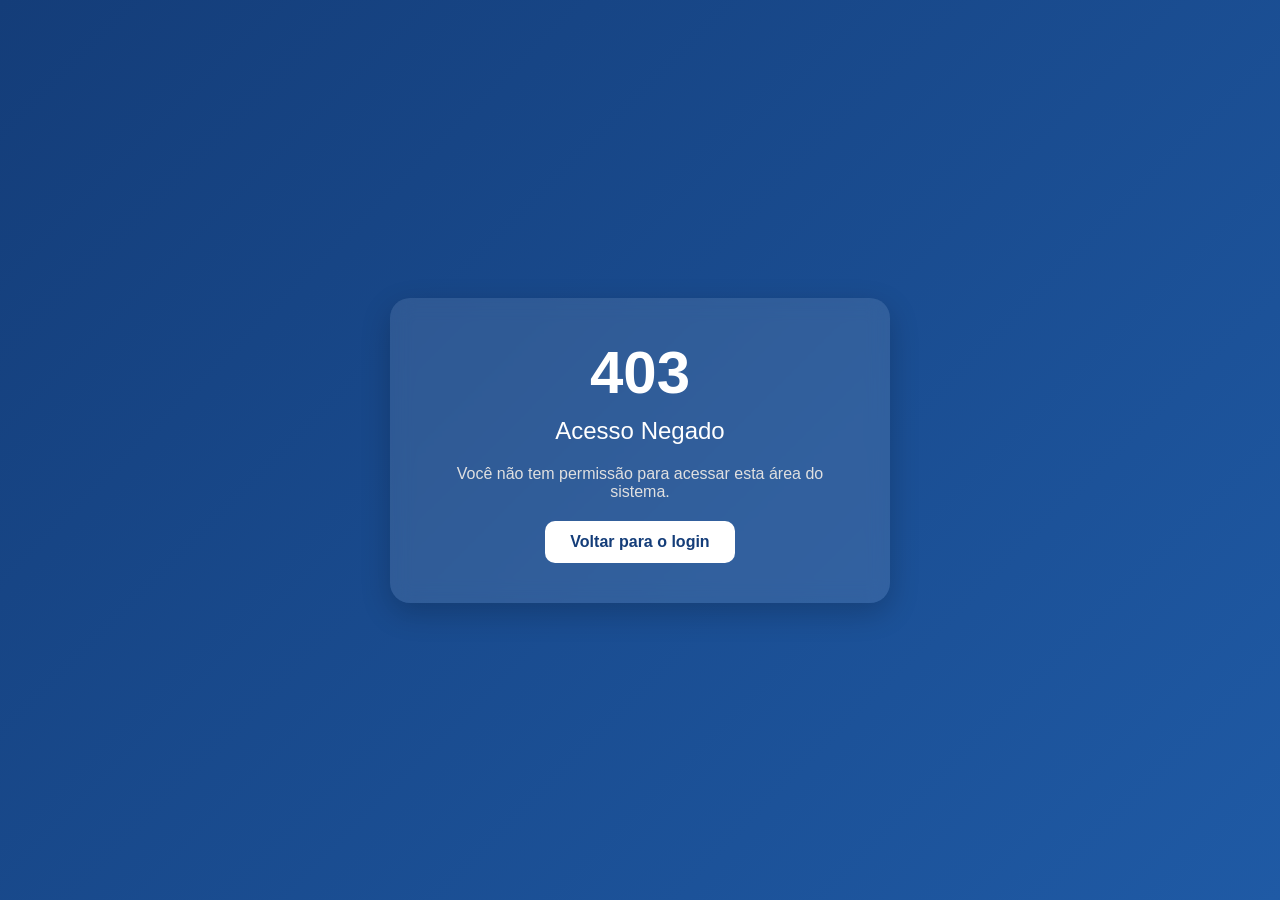
<file: src/main/resources/templates/acesso-negado.html>
<!DOCTYPE html>
<html lang="pt-br">
<head>
<meta charset="UTF-8">
<meta name="viewport" content="width=device-width, initial-scale=1.0">
<title>Acesso Negado</title>

<style>
body {
    margin: 0;
    font-family: "Manrope", sans-serif;
    height: 100vh;
    background: linear-gradient(135deg, #143d79, #1f5aa5);
    display: flex;
    align-items: center;
    justify-content: center;
}

.container {
    background: rgba(255,255,255,0.1);
    backdrop-filter: blur(10px);
    padding: 40px;
    border-radius: 20px;
    text-align: center;
    color: white;
    width: 90%;
    max-width: 420px;
    box-shadow: 0 10px 30px rgba(0,0,0,0.2);
}

h1 {
    font-size: 60px;
    margin: 0;
}

h2 {
    margin-top: 10px;
    font-weight: 500;
}

p {
    margin: 20px 0;
    color: #e0e0e0;
}

.btn {
    display: inline-block;
    padding: 12px 25px;
    background: white;
    color: #143d79;
    border-radius: 10px;
    text-decoration: none;
    font-weight: bold;
    transition: 0.3s;
}

.btn:hover {
    background: #f0f0f0;
    transform: scale(1.05);
}
</style>

</head>

<body>

<div class="container">
    <h1>403</h1>
    <h2>Acesso Negado</h2>

    <p>Você não tem permissão para acessar esta área do sistema.</p>

    <a href="/login" class="btn">Voltar para o login</a>
</div>

</body>
</html>
</file>
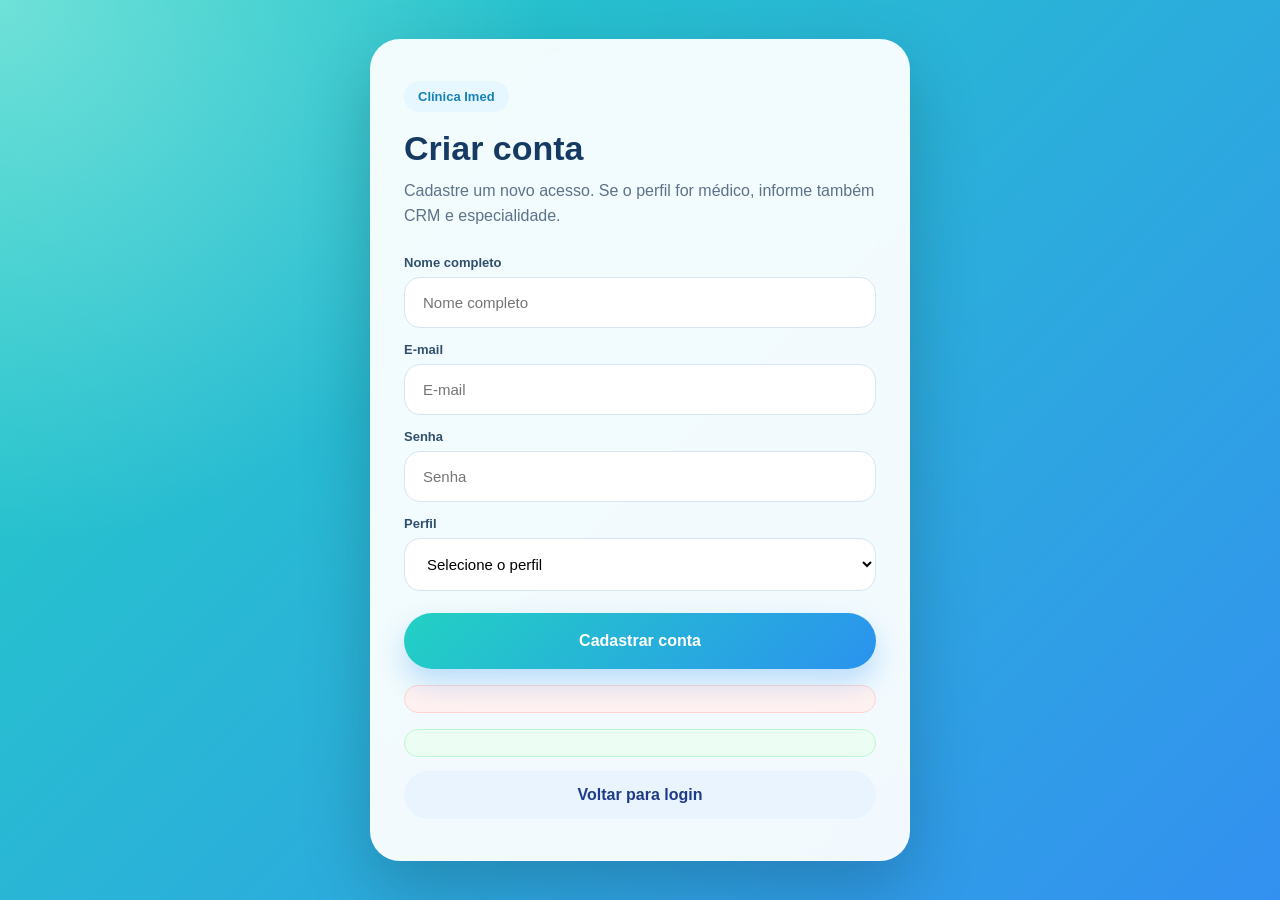
<file: src/main/resources/templates/cadastro.html>
<!DOCTYPE html>
<html lang="pt-br" xmlns:th="http://www.thymeleaf.org">
<head>
    <meta charset="UTF-8">
    <meta name="viewport" content="width=device-width, initial-scale=1.0">
    <title>Criar Conta - Clínica Imed</title>
    <link rel="stylesheet" th:href="@{/css/style.css}">

    <style>
        * {
            box-sizing: border-box;
        }

        body {
            margin: 0;
            font-family: "Manrope", Arial, sans-serif;
            background:
                radial-gradient(circle at top left, rgba(255,255,255,0.35), transparent 35%),
                linear-gradient(135deg, #22d1c3 0%, #3390f0 100%);
            min-height: 100vh;
            display: flex;
            align-items: center;
            justify-content: center;
            padding: 28px;
        }

        .cadastro-box {
            width: 100%;
            max-width: 540px;
            background: rgba(255, 255, 255, 0.94);
            padding: 42px 34px;
            border-radius: 30px;
            box-shadow: 0 28px 70px rgba(0, 0, 0, 0.20);
            backdrop-filter: blur(12px);
        }

        .badge {
            width: fit-content;
            padding: 8px 14px;
            border-radius: 999px;
            background: #e7f7ff;
            color: #1682b8;
            font-size: 13px;
            font-weight: 800;
            margin-bottom: 18px;
        }

        .cadastro-box h1 {
            margin: 0 0 10px;
            color: #163b62;
            font-size: 34px;
            line-height: 1.1;
        }

        .cadastro-box p {
            color: #5e7288;
            margin: 0 0 26px;
            line-height: 1.6;
        }

        .cadastro-box form {
            display: flex;
            flex-direction: column;
            gap: 14px;
        }

        .campo {
            display: flex;
            flex-direction: column;
            gap: 7px;
        }

        .campo label {
            font-size: 13px;
            font-weight: 800;
            color: #31506d;
        }

        .cadastro-box input,
        .cadastro-box select {
            width: 100%;
            padding: 16px 18px;
            border-radius: 16px;
            border: 1px solid #d7e5f2;
            outline: none;
            font-size: 15px;
            background: white;
            transition: 0.25s ease;
        }

        .cadastro-box input:focus,
        .cadastro-box select:focus {
            border-color: #38bdf8;
            box-shadow: 0 0 0 4px rgba(56, 189, 248, 0.18);
        }

        .campos-medico {
            display: none;
            padding: 16px;
            border-radius: 20px;
            background: #f3f9ff;
            border: 1px solid #d9ecfb;
            gap: 14px;
        }

        .campos-medico.ativo {
            display: grid;
            grid-template-columns: 1fr 1fr;
        }

        .aviso-medico {
            grid-column: 1 / -1;
            color: #31506d;
            font-size: 13px;
            line-height: 1.4;
            margin: 0;
        }

        .cadastro-box button {
            border: none;
            min-height: 56px;
            border-radius: 999px;
            background: linear-gradient(135deg, #22d1c3, #2b92ef);
            color: white;
            font-size: 16px;
            font-weight: 900;
            cursor: pointer;
            margin-top: 8px;
            box-shadow: 0 14px 28px rgba(43, 146, 239, 0.28);
            transition: 0.25s ease;
        }

        .cadastro-box button:hover {
            transform: translateY(-2px) scale(1.01);
            box-shadow: 0 18px 38px rgba(43, 146, 239, 0.36);
        }

        .cadastro-box button:active {
            transform: scale(0.97);
        }

        .btn-voltar {
            display: block;
            text-align: center;
            margin-top: 14px;
            padding: 15px;
            border-radius: 999px;
            font-weight: 800;
            text-decoration: none;
            color: #1f3c88;
            background: #e9f4ff;
            transition: 0.25s ease;
        }

        .btn-voltar:hover {
            background: #d7ecff;
            transform: translateY(-1px);
        }

        .erro,
        .sucesso {
            margin-top: 16px;
            padding: 13px 15px;
            border-radius: 14px;
            font-weight: 800;
            font-size: 14px;
        }

        .erro {
            color: #b42318;
            background: #fff1f0;
            border: 1px solid #ffd4d0;
        }

        .sucesso {
            color: #116329;
            background: #ecfdf3;
            border: 1px solid #bbf7d0;
        }

        @media (max-width: 560px) {
            .cadastro-box {
                padding: 32px 22px;
            }

            .campos-medico.ativo {
                grid-template-columns: 1fr;
            }

            .cadastro-box h1 {
                font-size: 29px;
            }
        }
    </style>
</head>
<body>

<div class="cadastro-box">
    <div class="badge">Clínica Imed</div>

    <h1>Criar conta</h1>
    <p>Cadastre um novo acesso. Se o perfil for médico, informe também CRM e especialidade.</p>

    <form th:action="@{/cadastro}" th:object="${usuario}" method="post">

        <div class="campo">
            <label for="nome">Nome completo</label>
            <input id="nome" type="text" th:field="*{nome}" placeholder="Nome completo" required>
        </div>

        <div class="campo">
            <label for="email">E-mail</label>
            <input id="email" type="email" th:field="*{email}" placeholder="E-mail" required>
        </div>

        <div class="campo">
            <label for="senha">Senha</label>
            <input id="senha" type="password" th:field="*{senha}" placeholder="Senha" required>
        </div>

        <div class="campo">
            <label for="perfil">Perfil</label>
            <select id="perfil" th:field="*{perfil}" required aria-label="Selecione o perfil">
                <option value="">Selecione o perfil</option>
                <option value="RECEPCAO">Recepção</option>
                <option value="MEDICO">Médico</option>
            </select>
        </div>

        <div id="camposMedico" class="campos-medico">
            <p class="aviso-medico">
                Esses dados serão usados para cadastrar automaticamente o médico na página da recepção.
            </p>

            <div class="campo">
                <label for="crm">CRM</label>
                <input id="crm" type="text" name="crm" placeholder="Digite o CRM">
            </div>

            <div class="campo">
                <label for="especialidade">Especialidade</label>
                <input id="especialidade" type="text" name="especialidade" placeholder="Ex: Clínico Geral">
            </div>
        </div>

        <button type="submit">Cadastrar conta</button>
    </form>

    <div class="erro" th:if="${erro}" th:text="${erro}"></div>
    <div class="sucesso" th:if="${sucesso}" th:text="${sucesso}"></div>

    <a th:href="@{/login}" class="btn-voltar">Voltar para login</a>
</div>

<script>
    const perfilSelect = document.getElementById("perfil");
    const camposMedico = document.getElementById("camposMedico");
    const crmInput = document.getElementById("crm");
    const especialidadeInput = document.getElementById("especialidade");

    function atualizarCamposMedico() {
        const ehMedico = perfilSelect.value === "MEDICO";

        camposMedico.classList.toggle("ativo", ehMedico);
        crmInput.required = ehMedico;
        especialidadeInput.required = ehMedico;

        if (!ehMedico) {
            crmInput.value = "";
            especialidadeInput.value = "";
        }
    }

    perfilSelect.addEventListener("change", atualizarCamposMedico);
    window.addEventListener("load", atualizarCamposMedico);
</script>

</body>
</html>
</file>
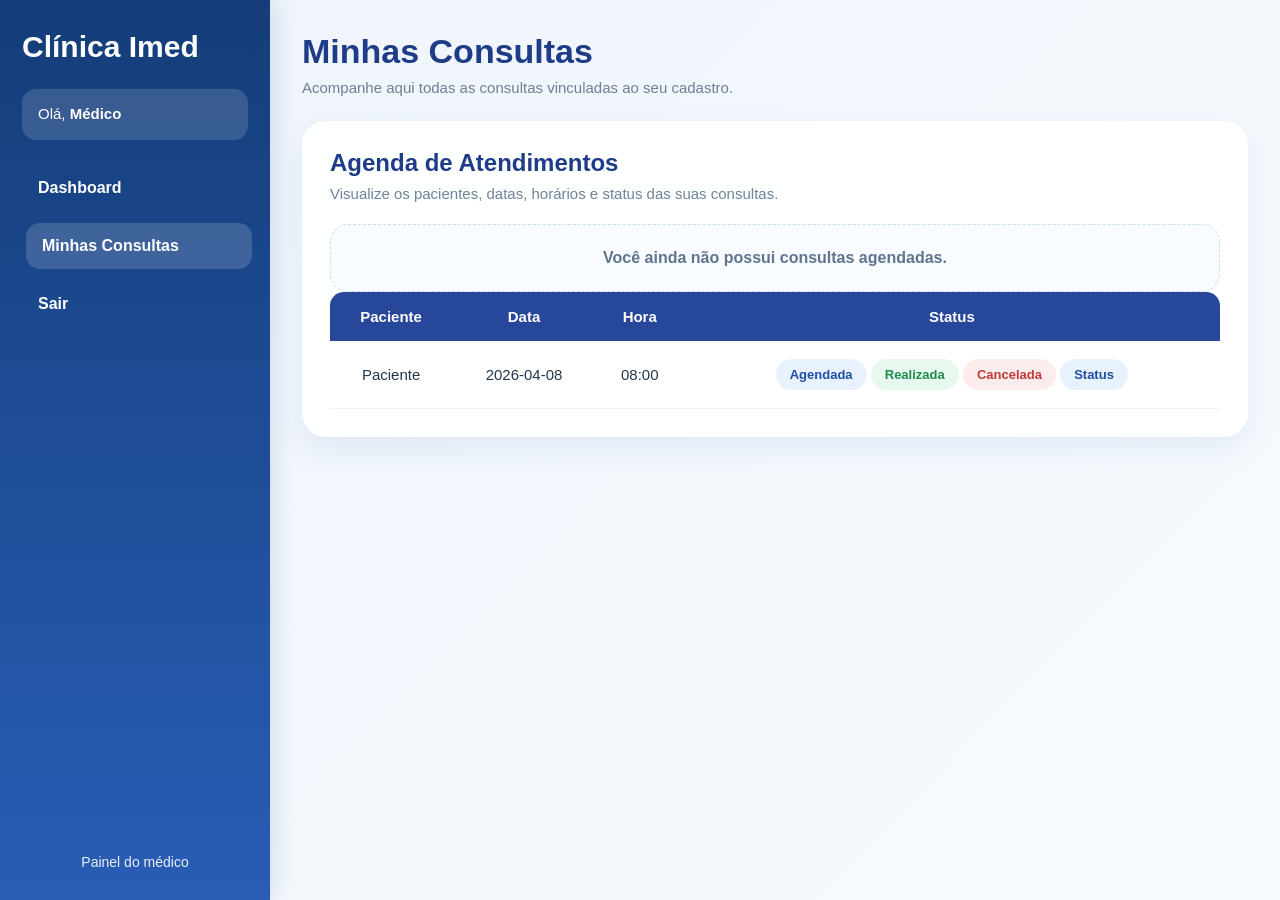
<file: src/main/resources/templates/consultas-medico.html>
<!DOCTYPE html>
<html lang="pt-br" xmlns:th="http://www.thymeleaf.org">
<head>
    <meta charset="UTF-8">
    <title>Minhas Consultas - Clínica Imed</title>
    <meta name="viewport" content="width=device-width, initial-scale=1.0">
    <link rel="stylesheet" th:href="@{/css/style.css}">

    <style>
        * {
            box-sizing: border-box;
        }

        body {
            margin: 0;
            font-family: "Arial", sans-serif;
            background: linear-gradient(135deg, #eef4fb, #f7fbff);
            color: #1e2a38;
        }

        .layout {
            display: flex;
            min-height: 100vh;
        }

        .sidebar {
            width: 270px;
            background: linear-gradient(180deg, #143d79, #295db5);
            color: white;
            padding: 30px 22px;
            display: flex;
            flex-direction: column;
            justify-content: space-between;
            box-shadow: 6px 0 20px rgba(20, 61, 121, 0.12);
        }

        .sidebar h2 {
            margin: 0 0 25px;
            font-size: 30px;
            font-weight: 800;
        }

        .usuario-logado {
            background: rgba(255, 255, 255, 0.14);
            padding: 14px 16px;
            border-radius: 14px;
            font-size: 15px;
            margin-bottom: 25px;
            line-height: 1.5;
        }

        .nav-menu a {
            display: block;
            color: white;
            text-decoration: none;
            padding: 14px 16px;
            border-radius: 14px;
            margin-bottom: 12px;
            font-weight: 600;
            transition: 0.25s ease;
        }

        .nav-menu a:hover,
        .nav-menu a.ativo {
            background: rgba(255, 255, 255, 0.16);
            transform: translateX(4px);
        }

        .sidebar-rodape {
            font-size: 14px;
            opacity: 0.9;
            text-align: center;
            padding-top: 20px;
        }

        .conteudo {
            flex: 1;
            padding: 32px;
        }

        .topo {
            margin-bottom: 25px;
        }

        .topo h1 {
            margin: 0;
            font-size: 34px;
            color: #1f3c88;
            font-weight: 800;
        }

        .topo p {
            margin: 8px 0 0;
            font-size: 15px;
            color: #6d7f95;
        }

        .card {
            background: rgba(255, 255, 255, 0.96);
            border-radius: 24px;
            box-shadow: 0 12px 30px rgba(31, 60, 136, 0.08);
            padding: 28px;
        }

        .card h3 {
            margin: 0 0 8px;
            font-size: 24px;
            color: #1f3c88;
        }

        .card p {
            margin: 0 0 22px;
            color: #70839a;
            font-size: 15px;
        }

        .tabela-wrap {
            overflow-x: auto;
        }

        table {
            width: 100%;
            border-collapse: separate;
            border-spacing: 0;
            min-width: 760px;
        }

        thead th {
            background: #27479b;
            color: white;
            text-align: center;
            padding: 16px 12px;
            font-size: 15px;
            font-weight: 700;
        }

        thead th:first-child {
            border-top-left-radius: 14px;
        }

        thead th:last-child {
            border-top-right-radius: 14px;
        }

        tbody td {
            background: white;
            padding: 18px 12px;
            border-bottom: 1px solid #edf2f7;
            text-align: center;
            vertical-align: middle;
            font-size: 15px;
            color: #23364d;
        }

        tbody tr:hover td {
            background: #f8fbff;
        }

        .badge-status {
            display: inline-block;
            padding: 8px 14px;
            border-radius: 999px;
            font-size: 13px;
            font-weight: 700;
        }

        .status-agendada {
            background: #e8f2ff;
            color: #1f4fa3;
        }

        .status-realizada {
            background: #e7f8ee;
            color: #1f8b4c;
        }

        .status-cancelada {
            background: #fdecec;
            color: #c23b3b;
        }

        .sem-consultas {
            background: #f8fbff;
            border: 1px dashed #cddcf2;
            color: #5f748d;
            padding: 24px;
            border-radius: 18px;
            text-align: center;
            font-weight: 600;
            margin-top: 10px;
        }

        @media (max-width: 900px) {
            .layout {
                flex-direction: column;
            }

            .sidebar {
                width: 100%;
            }

            .conteudo {
                padding: 18px;
            }

            .topo h1 {
                font-size: 27px;
            }

            .card {
                padding: 18px;
            }
        }
    </style>
</head>
<body>

<div class="layout">
    <aside class="sidebar">
        <div>
            <h2>Clínica Imed</h2>

            <div class="usuario-logado">
                Olá, <strong th:text="${nomeUsuario}">Médico</strong>
            </div>

            <nav class="nav-menu">
                <a th:href="@{/dashboard-medico}">Dashboard</a>
                <a th:href="@{/minhas-consultas}" class="ativo">Minhas Consultas</a>
                <a th:href="@{/logout}">Sair</a>
            </nav>
        </div>

        <div class="sidebar-rodape">
            Painel do médico
        </div>
    </aside>

    <main class="conteudo">
        <div class="topo">
            <h1>Minhas Consultas</h1>
            <p>Acompanhe aqui todas as consultas vinculadas ao seu cadastro.</p>
        </div>

        <section class="card">
            <h3>Agenda de Atendimentos</h3>
            <p>Visualize os pacientes, datas, horários e status das suas consultas.</p>

            <div th:if="${#lists.isEmpty(consultas)}" class="sem-consultas">
                Você ainda não possui consultas agendadas.
            </div>

            <div th:if="${!#lists.isEmpty(consultas)}" class="tabela-wrap">
                <table>
                    <thead>
                        <tr>
                            <th>Paciente</th>
                            <th>Data</th>
                            <th>Hora</th>
                            <th>Status</th>
                        </tr>
                    </thead>
                    <tbody>
                        <tr th:each="c : ${consultas}">
                            <td th:text="${c.paciente.nome}">Paciente</td>
                            <td th:text="${c.data}">2026-04-08</td>
                            <td th:text="${c.hora}">08:00</td>
                            <td>
                                <span th:if="${c.status == 'Agendada'}"
                                      class="badge-status status-agendada"
                                      th:text="${c.status}">Agendada</span>

                                <span th:if="${c.status == 'Realizada'}"
                                      class="badge-status status-realizada"
                                      th:text="${c.status}">Realizada</span>

                                <span th:if="${c.status == 'Cancelada'}"
                                      class="badge-status status-cancelada"
                                      th:text="${c.status}">Cancelada</span>

                                <span th:if="${c.status != 'Agendada' and c.status != 'Realizada' and c.status != 'Cancelada'}"
                                      class="badge-status status-agendada"
                                      th:text="${c.status}">Status</span>
                            </td>
                        </tr>
                    </tbody>
                </table>
            </div>
        </section>
    </main>
</div>

</body>
</html>
</file>
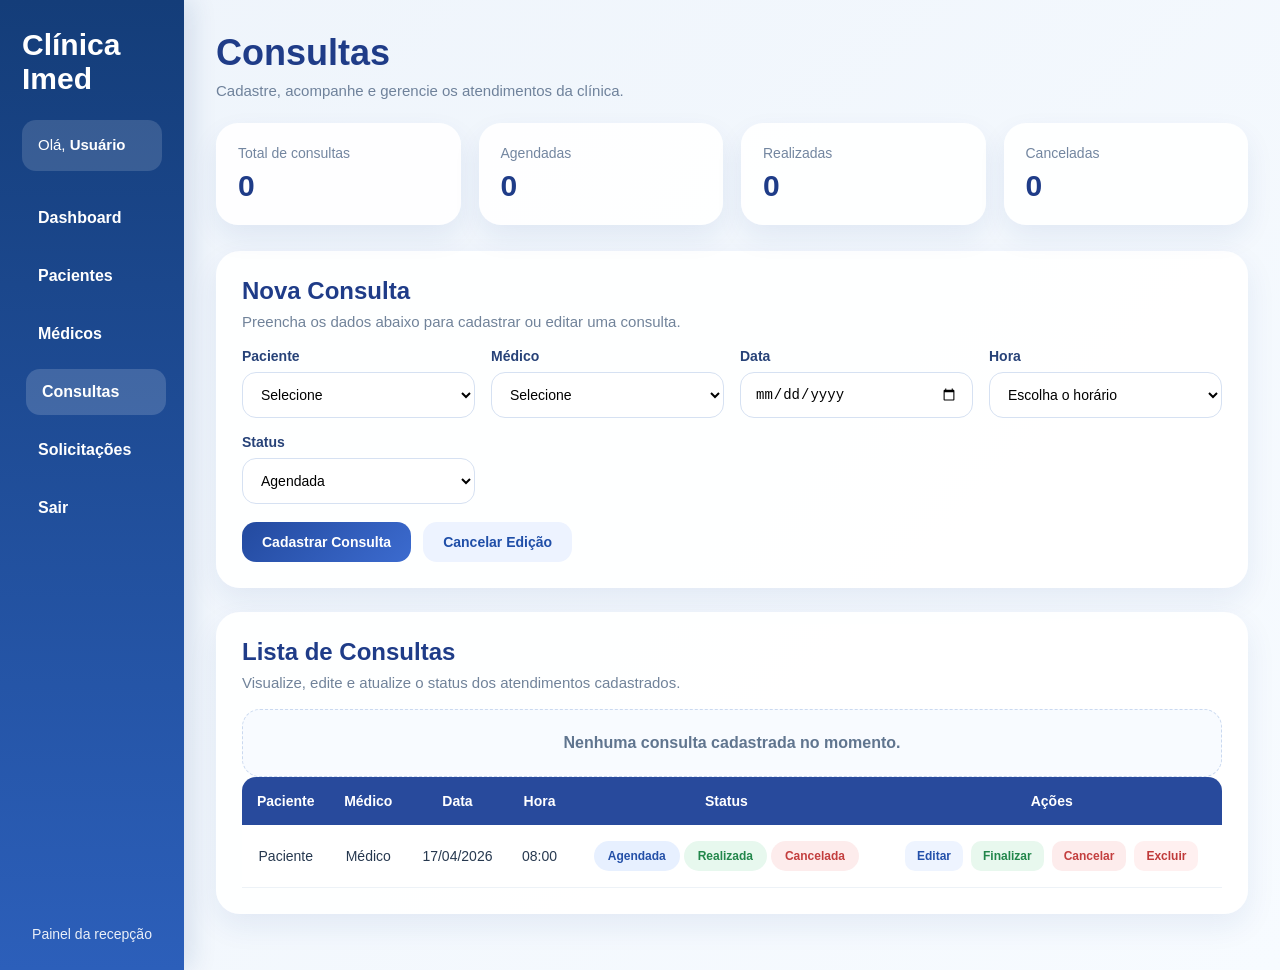
<file: src/main/resources/templates/consultas.html>
<!DOCTYPE html>
<html lang="pt-br" xmlns:th="http://www.thymeleaf.org">
<head>
    <meta charset="UTF-8">
    <title>Consultas - Clínica Imed</title>
    <meta name="viewport" content="width=device-width, initial-scale=1.0">
    <link rel="stylesheet" th:href="@{/css/style.css}">

    <style>
        * { box-sizing: border-box; }

        body {
            margin: 0;
            font-family: Arial, sans-serif;
            background: linear-gradient(135deg, #eef4fb, #f7fbff);
            color: #1f2f46;
        }

        .layout {
            display: flex;
            min-height: 100vh;
        }

        .sidebar {
            width: 280px;
            background: linear-gradient(180deg, #143d79, #2c5fba);
            color: white;
            padding: 28px 22px;
            display: flex;
            flex-direction: column;
            justify-content: space-between;
            box-shadow: 8px 0 24px rgba(20, 61, 121, 0.12);
        }

        .sidebar h2 {
            margin: 0 0 24px;
            font-size: 30px;
            font-weight: 800;
        }

        .usuario-logado {
            background: rgba(255, 255, 255, 0.14);
            padding: 14px 16px;
            border-radius: 14px;
            margin-bottom: 24px;
            line-height: 1.5;
            font-size: 15px;
        }

        .nav-menu a {
            display: block;
            text-decoration: none;
            color: white;
            padding: 14px 16px;
            border-radius: 14px;
            margin-bottom: 12px;
            font-weight: 700;
            transition: 0.25s;
        }

        .nav-menu a:hover,
        .nav-menu a.ativo {
            background: rgba(255, 255, 255, 0.16);
            transform: translateX(4px);
        }

        .sidebar-rodape {
            text-align: center;
            font-size: 14px;
            opacity: 0.9;
            padding-top: 20px;
        }

        .conteudo {
            flex: 1;
            padding: 32px;
        }

        .topo {
            margin-bottom: 24px;
        }

        .topo h1 {
            margin: 0;
            font-size: 36px;
            color: #1f3c88;
        }

        .topo p {
            margin: 8px 0 0;
            color: #6f829b;
            font-size: 15px;
        }

        .grid-resumo {
            display: grid;
            grid-template-columns: repeat(auto-fit, minmax(220px, 1fr));
            gap: 18px;
            margin-bottom: 26px;
        }

        .card-resumo {
            background: rgba(255, 255, 255, 0.95);
            border-radius: 22px;
            padding: 22px;
            box-shadow: 0 12px 28px rgba(31, 60, 136, 0.08);
        }

        .card-resumo span {
            display: block;
            font-size: 14px;
            color: #7386a0;
            margin-bottom: 8px;
        }

        .card-resumo strong {
            font-size: 30px;
            color: #1f3c88;
        }

        .card {
            background: rgba(255, 255, 255, 0.96);
            border-radius: 24px;
            padding: 26px;
            box-shadow: 0 12px 30px rgba(31, 60, 136, 0.08);
            margin-bottom: 24px;
        }

        .card h3 {
            margin: 0 0 8px;
            font-size: 24px;
            color: #1f3c88;
        }

        .card p {
            margin: 0 0 18px;
            color: #71839a;
            font-size: 15px;
        }

        .form-grid {
            display: grid;
            grid-template-columns: repeat(auto-fit, minmax(220px, 1fr));
            gap: 16px;
        }

        .campo {
            display: flex;
            flex-direction: column;
        }

        .campo label {
            font-size: 14px;
            font-weight: 700;
            margin-bottom: 8px;
            color: #274278;
        }

        .campo input,
        .campo select {
            height: 46px;
            border: 1px solid #d6e1f2;
            border-radius: 14px;
            padding: 0 14px;
            font-size: 14px;
            outline: none;
            background: white;
        }

        .campo input:focus,
        .campo select:focus {
            border-color: #2f62bf;
            box-shadow: 0 0 0 3px rgba(47, 98, 191, 0.10);
        }

        .acoes-form {
            margin-top: 18px;
            display: flex;
            gap: 12px;
            flex-wrap: wrap;
        }

        .btn {
            display: inline-block;
            border: none;
            border-radius: 14px;
            padding: 12px 20px;
            font-size: 14px;
            font-weight: 700;
            cursor: pointer;
            text-decoration: none;
            transition: 0.25s;
        }

        .btn-principal {
            background: linear-gradient(135deg, #234a9f, #3c6bcf);
            color: white;
        }

        .btn-principal:hover {
            transform: translateY(-2px);
            box-shadow: 0 10px 20px rgba(35, 74, 159, 0.18);
        }

        .btn-secundario {
            background: #edf3ff;
            color: #1f4ea8;
        }

        .btn-secundario:hover {
            background: #e3ecff;
        }

        .tabela-wrap {
            overflow-x: auto;
        }

        table {
            width: 100%;
            border-collapse: separate;
            border-spacing: 0;
            min-width: 980px;
        }

        thead th {
            background: #284a9c;
            color: white;
            padding: 16px 12px;
            text-align: center;
            font-size: 14px;
        }

        thead th:first-child {
            border-top-left-radius: 14px;
        }

        thead th:last-child {
            border-top-right-radius: 14px;
        }

        tbody td {
            background: white;
            padding: 16px 12px;
            border-bottom: 1px solid #edf2f7;
            text-align: center;
            font-size: 14px;
            color: #26384f;
            vertical-align: middle;
        }

        tbody tr:hover td {
            background: #f8fbff;
        }

        .badge-status {
            display: inline-block;
            padding: 8px 14px;
            border-radius: 999px;
            font-size: 12px;
            font-weight: 800;
        }

        .status-agendada {
            background: #e7f0ff;
            color: #2450a8;
        }

        .status-realizada {
            background: #e7f8ee;
            color: #22874b;
        }

        .status-cancelada {
            background: #fdecec;
            color: #c33e3e;
        }

        .acoes-tabela {
            display: flex;
            justify-content: center;
            gap: 8px;
            flex-wrap: wrap;
        }

        .btn-acao {
            padding: 8px 12px;
            border-radius: 10px;
            text-decoration: none;
            font-size: 12px;
            font-weight: 800;
            border: none;
            cursor: pointer;
        }

        .btn-editar {
            background: #eef4ff;
            color: #2350aa;
        }

        .btn-finalizar {
            background: #e8f8ee;
            color: #21864a;
        }

        .btn-cancelar {
            background: #fdecec;
            color: #c33e3e;
        }

        .btn-excluir {
            background: #fff0f0;
            color: #c03a3a;
        }

        .sem-consultas {
            text-align: center;
            padding: 24px;
            background: #f8fbff;
            border: 1px dashed #cad9f0;
            border-radius: 18px;
            color: #60758f;
            font-weight: 700;
        }

        .modal-overlay {
            position: fixed;
            inset: 0;
            background: rgba(8, 18, 35, 0.55);
            backdrop-filter: blur(8px);
            display: flex;
            align-items: center;
            justify-content: center;
            z-index: 9999;
            opacity: 0;
            visibility: hidden;
            transition: 0.3s ease;
        }

        .modal-overlay.ativo {
            opacity: 1;
            visibility: visible;
        }

        .modal-card {
            width: 430px;
            max-width: 90%;
            background: white;
            border-radius: 28px;
            padding: 34px;
            text-align: center;
            box-shadow: 0 30px 80px rgba(0, 0, 0, 0.28);
            transform: scale(0.82) translateY(35px);
            transition: 0.35s ease;
        }

        .modal-overlay.ativo .modal-card {
            transform: scale(1) translateY(0);
        }

        .modal-card h2 {
            color: #1f4690;
            font-size: 28px;
            margin-bottom: 12px;
        }

        .modal-card p {
            color: #51627a;
            font-size: 16px;
            margin-bottom: 28px;
        }

        .modal-botoes {
            display: flex;
            justify-content: center;
            gap: 14px;
        }

        .btn-modal-cancelar,
        .btn-modal-excluir {
            border: none;
            padding: 13px 28px;
            border-radius: 16px;
            font-weight: 800;
            cursor: pointer;
            text-decoration: none;
            transition: all 0.25s ease;
        }

        .btn-modal-cancelar {
            background: #e8eef8;
            color: #1f4690;
        }

        .btn-modal-cancelar:hover {
            background: #d9e5f7;
            transform: translateY(-3px) scale(1.04);
        }

        .btn-modal-excluir {
            background: linear-gradient(135deg, #ff4d5f, #c82333);
            color: white;
            box-shadow: 0 12px 28px rgba(220, 53, 69, 0.35);
            position: relative;
            overflow: hidden;
        }

        .btn-modal-excluir:hover {
            transform: translateY(-3px) scale(1.06);
            box-shadow: 0 18px 38px rgba(220, 53, 69, 0.45);
        }

        .btn-modal-excluir:active,
        .btn-modal-cancelar:active {
            transform: scale(0.96);
        }

        @media (max-width: 900px) {
            .layout {
                flex-direction: column;
            }

            .sidebar {
                width: 100%;
            }

            .conteudo {
                padding: 18px;
            }

            .topo h1 {
                font-size: 28px;
            }

            .card {
                padding: 18px;
            }
        }
    </style>
</head>

<body>

<div class="layout">
    <aside class="sidebar">
        <div>
            <h2>Clínica Imed</h2>

            <div class="usuario-logado">
                Olá, <strong th:text="${nomeUsuario}">Usuário</strong>
            </div>

            <nav class="nav-menu">
                <a th:href="@{/dashboard-recepcao}">Dashboard</a>
                <a th:href="@{/pacientes}">Pacientes</a>
                <a th:href="@{/medicos}">Médicos</a>
                <a th:href="@{/consultas}" class="ativo">Consultas</a>
                <a th:href="@{/solicitacoes}">Solicitações</a>
                <a th:href="@{/logout}">Sair</a>
            </nav>
        </div>

        <div class="sidebar-rodape">
            Painel da recepção
        </div>
    </aside>

    <main class="conteudo">
        <div class="topo">
            <h1>Consultas</h1>
            <p>Cadastre, acompanhe e gerencie os atendimentos da clínica.</p>
        </div>

        <div class="grid-resumo">
            <div class="card-resumo">
                <span>Total de consultas</span>
                <strong th:text="${#lists.size(consultas)}">0</strong>
            </div>

            <div class="card-resumo">
                <span>Agendadas</span>
                <strong th:text="${consultas.?[status == 'Agendada'].size()}">0</strong>
            </div>

            <div class="card-resumo">
                <span>Realizadas</span>
                <strong th:text="${consultas.?[status == 'Realizada'].size()}">0</strong>
            </div>

            <div class="card-resumo">
                <span>Canceladas</span>
                <strong th:text="${consultas.?[status == 'Cancelada'].size()}">0</strong>
            </div>
        </div>

        <section class="card">
            <h3 th:text="${editando} ? 'Editar Consulta' : 'Nova Consulta'">Nova Consulta</h3>
            <p>Preencha os dados abaixo para cadastrar ou editar uma consulta.</p>

            <form th:action="@{/consultas/salvar}" method="post" th:object="${consulta}">
                <input type="hidden" th:field="*{id}">

                <div class="form-grid">
                    <div class="campo">
                        <label>Paciente</label>
                        <select th:field="*{paciente}" required>
                            <option value="">Selecione</option>
                            <option th:each="p : ${pacientes}"
                                    th:value="${p.id}"
                                    th:text="${p.nome}">
                            </option>
                        </select>
                    </div>

                    <div class="campo">
                        <label>Médico</label>
                        <select th:field="*{medico}" id="medicoSelect" required>
                            <option value="">Selecione</option>
                            <option th:each="m : ${medicos}"
                                    th:value="${m.id}"
                                    th:text="${m.nome}">
                            </option>
                        </select>
                    </div>

                    <div class="campo">
                        <label>Data</label>
                        <input type="date" th:field="*{data}" id="dataInput" required>
                    </div>

                    <div class="campo">
                        <label>Hora</label>
                        <select th:field="*{hora}" id="horaSelect" required>
                            <option value="">Escolha o horário</option>
                        </select>
                    </div>

                    <div class="campo">
                        <label>Status</label>
                        <select th:field="*{status}" required>
                            <option value="Agendada">Agendada</option>
                            <option value="Realizada">Realizada</option>
                            <option value="Cancelada">Cancelada</option>
                        </select>
                    </div>
                </div>

                <div class="acoes-form">
                    <button type="submit" class="btn btn-principal"
                            th:text="${editando} ? 'Salvar Alterações' : 'Cadastrar Consulta'">
                        Cadastrar Consulta
                    </button>

                    <a th:if="${editando}" th:href="@{/consultas}" class="btn btn-secundario">Cancelar Edição</a>
                </div>
            </form>
        </section>

        <section class="card">
            <h3>Lista de Consultas</h3>
            <p>Visualize, edite e atualize o status dos atendimentos cadastrados.</p>

            <div th:if="${#lists.isEmpty(consultas)}" class="sem-consultas">
                Nenhuma consulta cadastrada no momento.
            </div>

            <div th:if="${!#lists.isEmpty(consultas)}" class="tabela-wrap">
                <table>
                    <thead>
                    <tr>
                        <th>Paciente</th>
                        <th>Médico</th>
                        <th>Data</th>
                        <th>Hora</th>
                        <th>Status</th>
                        <th>Ações</th>
                    </tr>
                    </thead>

                    <tbody>
                    <tr th:each="c : ${consultas}">
                        <td th:text="${c.paciente.nome}">Paciente</td>
                        <td th:text="${c.medico.nome}">Médico</td>
                        <td th:text="${#temporals.format(c.data, 'dd/MM/yyyy')}">17/04/2026</td>
                        <td th:text="${c.hora}">08:00</td>

                        <td>
                            <span th:if="${c.status == 'Agendada'}"
                                  class="badge-status status-agendada"
                                  th:text="${c.status}">Agendada</span>

                            <span th:if="${c.status == 'Realizada'}"
                                  class="badge-status status-realizada"
                                  th:text="${c.status}">Realizada</span>

                            <span th:if="${c.status == 'Cancelada'}"
                                  class="badge-status status-cancelada"
                                  th:text="${c.status}">Cancelada</span>
                        </td>

                        <td>
                            <div class="acoes-tabela">
                                <a th:href="@{/consultas/editar/{id}(id=${c.id})}" class="btn-acao btn-editar">Editar</a>

                                <a th:if="${c.status != 'Realizada'}"
                                   th:href="@{/consultas/finalizar/{id}(id=${c.id})}"
                                   class="btn-acao btn-finalizar">
                                    Finalizar
                                </a>

                                <a th:if="${c.status != 'Cancelada'}"
                                   th:href="@{/consultas/cancelar/{id}(id=${c.id})}"
                                   class="btn-acao btn-cancelar">
                                    Cancelar
                                </a>

                                <a href="#"
                                   class="btn-acao btn-excluir"
                                   th:attr="data-url=@{/consultas/excluir/{id}(id=${c.id})}"
                                   onclick="abrirModalExcluirConsulta(this); return false;">
                                    Excluir
                                </a>
                            </div>
                        </td>
                    </tr>
                    </tbody>
                </table>
            </div>
        </section>
    </main>
</div>

<div id="modalExcluirConsulta" class="modal-overlay">
    <div class="modal-card">
        <h2>Excluir consulta?</h2>
        <p>Deseja excluir esta consulta?</p>

        <div class="modal-botoes">
            <button type="button" onclick="fecharModalExcluirConsulta()" class="btn-modal-cancelar">
                Cancelar
            </button>

            <a id="btnConfirmarExcluirConsulta" href="#" class="btn-modal-excluir">
                Excluir
            </a>
        </div>
    </div>
</div>

<script>
    const medicoSelect = document.getElementById("medicoSelect");
    const dataInput = document.getElementById("dataInput");
    const horaSelect = document.getElementById("horaSelect");

    async function carregarHorarios() {
        const medicoOption = medicoSelect.options[medicoSelect.selectedIndex];
        const medicoNome = medicoOption ? medicoOption.text.trim() : "";
        const data = dataInput.value;

        horaSelect.innerHTML = '<option value="">Escolha o horário</option>';

        if (!medicoNome || !data) {
            return;
        }

        try {
            const response = await fetch(`/api/horarios-disponiveis?medico=${encodeURIComponent(medicoNome)}&data=${encodeURIComponent(data)}`);
            const horarios = await response.json();

            if (!horarios || horarios.length === 0) {
                horaSelect.innerHTML = '<option value="">Sem horários disponíveis</option>';
                return;
            }

            horarios.forEach(horario => {
                const option = document.createElement("option");
                option.value = horario;
                option.textContent = horario;
                horaSelect.appendChild(option);
            });
        } catch (error) {
            horaSelect.innerHTML = '<option value="">Erro ao carregar horários</option>';
        }
    }

    function abrirModalExcluirConsulta(elemento) {
        const url = elemento.getAttribute("data-url");
        document.getElementById("btnConfirmarExcluirConsulta").setAttribute("href", url);
        document.getElementById("modalExcluirConsulta").classList.add("ativo");
    }

    function fecharModalExcluirConsulta() {
        document.getElementById("modalExcluirConsulta").classList.remove("ativo");
    }

    document.getElementById("modalExcluirConsulta").addEventListener("click", function (event) {
        if (event.target === this) {
            fecharModalExcluirConsulta();
        }
    });

    medicoSelect.addEventListener("change", carregarHorarios);
    dataInput.addEventListener("change", carregarHorarios);
</script>

</body>
</html>
</file>
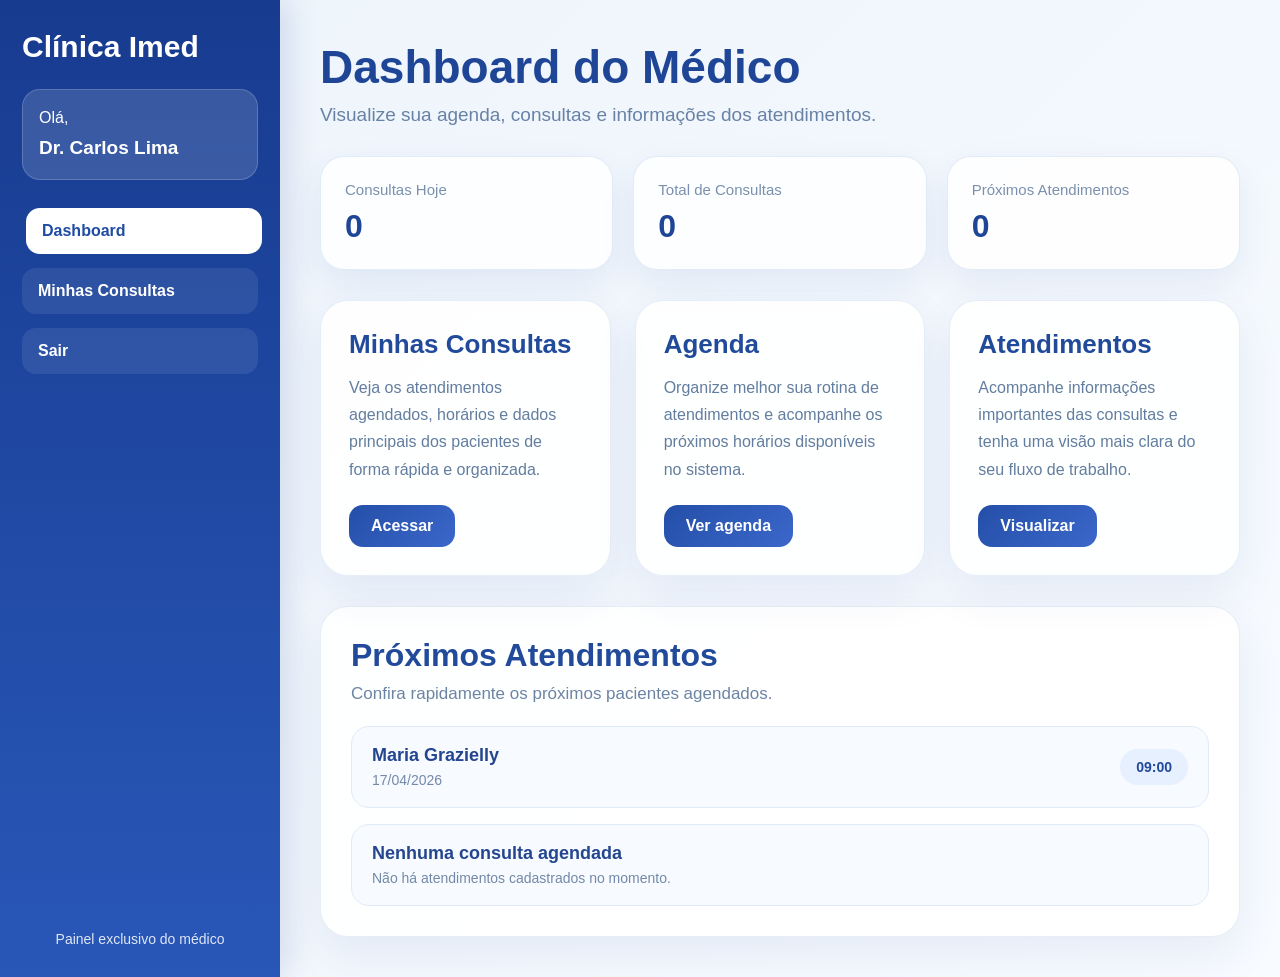
<file: src/main/resources/templates/dashboard-medico.html>
<!DOCTYPE html>
<html lang="pt-br" xmlns:th="http://www.thymeleaf.org">
<head>
    <meta charset="UTF-8">
    <meta name="viewport" content="width=device-width, initial-scale=1.0">
    <title>Dashboard do Médico</title>
    <link rel="stylesheet" th:href="@{/css/style.css}">
    <style>
        * {
            margin: 0;
            padding: 0;
            box-sizing: border-box;
        }

        body {
            font-family: "Segoe UI", Arial, sans-serif;
            background: linear-gradient(135deg, #edf4fb, #f8fbff);
            color: #1d3557;
        }

        .layout {
            display: flex;
            min-height: 100vh;
        }

        .sidebar {
            width: 280px;
            background: linear-gradient(180deg, #173b8f, #2957b8);
            color: white;
            padding: 30px 22px;
            display: flex;
            flex-direction: column;
            justify-content: space-between;
            box-shadow: 8px 0 30px rgba(23, 59, 143, 0.15);
        }

        .sidebar-topo h2 {
            font-size: 30px;
            font-weight: 800;
            margin-bottom: 25px;
        }

        .usuario-logado {
            background: rgba(255, 255, 255, 0.14);
            border: 1px solid rgba(255, 255, 255, 0.18);
            border-radius: 18px;
            padding: 16px;
            font-size: 16px;
            margin-bottom: 28px;
            line-height: 1.5;
        }

        .usuario-logado strong {
            display: block;
            font-size: 19px;
            margin-top: 4px;
        }

        .nav-menu {
            display: flex;
            flex-direction: column;
            gap: 14px;
        }

        .nav-menu a {
            text-decoration: none;
            color: white;
            font-weight: 600;
            padding: 14px 16px;
            border-radius: 14px;
            transition: 0.25s ease;
            background: rgba(255, 255, 255, 0.08);
        }

        .nav-menu a:hover,
        .nav-menu a.ativo {
            background: white;
            color: #1f4ca3;
            transform: translateX(4px);
        }

        .sidebar-rodape {
            font-size: 14px;
            opacity: 0.85;
            text-align: center;
            padding-top: 20px;
        }

        .conteudo {
            flex: 1;
            padding: 40px;
        }

        .topo {
            margin-bottom: 30px;
        }

        .topo h1 {
            font-size: 46px;
            color: #1f4596;
            font-weight: 800;
            margin-bottom: 10px;
        }

        .topo p {
            font-size: 19px;
            color: #6882a6;
        }

        .resumo {
            display: grid;
            grid-template-columns: repeat(auto-fit, minmax(220px, 1fr));
            gap: 20px;
            margin-bottom: 30px;
        }

        .card-resumo {
            background: rgba(255, 255, 255, 0.85);
            border-radius: 24px;
            padding: 24px;
            box-shadow: 0 14px 35px rgba(31, 69, 150, 0.08);
            border: 1px solid rgba(193, 210, 235, 0.45);
        }

        .card-resumo span {
            display: block;
            font-size: 15px;
            color: #7a90ad;
            margin-bottom: 10px;
        }

        .card-resumo strong {
            font-size: 32px;
            color: #1f4596;
            font-weight: 800;
        }

        .cards {
            display: grid;
            grid-template-columns: repeat(auto-fit, minmax(280px, 1fr));
            gap: 24px;
            margin-bottom: 30px;
        }

        .card {
            background: rgba(255, 255, 255, 0.90);
            border-radius: 28px;
            padding: 28px;
            box-shadow: 0 18px 45px rgba(31, 69, 150, 0.08);
            border: 1px solid rgba(193, 210, 235, 0.40);
            transition: 0.25s ease;
        }

        .card:hover {
            transform: translateY(-6px);
        }

        .card h3 {
            font-size: 26px;
            color: #214a9b;
            margin-bottom: 14px;
        }

        .card p {
            font-size: 16px;
            line-height: 1.7;
            color: #627d9f;
            margin-bottom: 22px;
        }

        .btn-card {
            display: inline-block;
            text-decoration: none;
            background: linear-gradient(135deg, #244fa8, #3b67cb);
            color: white;
            padding: 12px 22px;
            border-radius: 14px;
            font-weight: 700;
            transition: 0.25s ease;
        }

        .btn-card:hover {
            transform: translateY(-2px);
            box-shadow: 0 10px 24px rgba(36, 79, 168, 0.22);
        }

        .painel-agenda {
            background: rgba(255, 255, 255, 0.92);
            border-radius: 28px;
            padding: 30px;
            box-shadow: 0 18px 45px rgba(31, 69, 150, 0.08);
            border: 1px solid rgba(193, 210, 235, 0.40);
        }

        .painel-agenda h2 {
            font-size: 32px;
            color: #214a9b;
            margin-bottom: 10px;
        }

        .painel-agenda p {
            color: #6c84a4;
            font-size: 17px;
            margin-bottom: 22px;
        }

        .lista-agenda {
            display: grid;
            gap: 16px;
        }

        .item-agenda {
            display: flex;
            justify-content: space-between;
            align-items: center;
            padding: 18px 20px;
            border-radius: 18px;
            background: #f7faff;
            border: 1px solid #e1ebf7;
            transition: 0.25s ease;
        }

        .item-agenda:hover {
            background: #eef5ff;
        }

        .agenda-info h4 {
            font-size: 18px;
            color: #24468f;
            margin-bottom: 5px;
        }

        .agenda-info span {
            font-size: 14px;
            color: #7389a7;
        }

        .agenda-hora {
            background: #e7f0ff;
            color: #214a9b;
            font-weight: 700;
            padding: 10px 16px;
            border-radius: 999px;
            font-size: 14px;
        }

        @media (max-width: 900px) {
            .layout {
                flex-direction: column;
            }

            .sidebar {
                width: 100%;
                border-radius: 0 0 24px 24px;
            }

            .conteudo {
                padding: 24px;
            }

            .topo h1 {
                font-size: 34px;
            }

            .painel-agenda h2 {
                font-size: 26px;
            }

            .item-agenda {
                flex-direction: column;
                align-items: flex-start;
                gap: 12px;
            }
        }
    </style>
</head>
<body>

<div class="layout">
    <aside class="sidebar">
        <div class="sidebar-topo">
            <h2>Clínica Imed</h2>

            <div class="usuario-logado">
                Olá,
                <strong th:text="${nomeUsuario}">Dr. Carlos Lima</strong>
            </div>

            <nav class="nav-menu">
                <a th:href="@{/dashboard-medico}" class="ativo">Dashboard</a>
                <a th:href="@{/minhas-consultas}">Minhas Consultas</a>
                <a th:href="@{/logout}">Sair</a>
            </nav>
        </div>

        <div class="sidebar-rodape">
            Painel exclusivo do médico
        </div>
    </aside>

    <main class="conteudo">
        <div class="topo">
            <h1>Dashboard do Médico</h1>
            <p>Visualize sua agenda, consultas e informações dos atendimentos.</p>
        </div>

        <div class="resumo">
            <div class="card-resumo">
                <span>Consultas Hoje</span>
                <strong th:text="${consultasHoje != null ? consultasHoje : 0}">0</strong>
            </div>

            <div class="card-resumo">
                <span>Total de Consultas</span>
                <strong th:text="${totalConsultas != null ? totalConsultas : 0}">0</strong>
            </div>

            <div class="card-resumo">
                <span>Próximos Atendimentos</span>
                <strong th:text="${proximasConsultas != null ? proximasConsultas : 0}">0</strong>
            </div>
        </div>

        <div class="cards">
            <div class="card">
                <h3>Minhas Consultas</h3>
                <p>Veja os atendimentos agendados, horários e dados principais dos pacientes de forma rápida e organizada.</p>
                <a th:href="@{/minhas-consultas}" class="btn-card">Acessar</a>
            </div>

            <div class="card">
                <h3>Agenda</h3>
                <p>Organize melhor sua rotina de atendimentos e acompanhe os próximos horários disponíveis no sistema.</p>
                <a th:href="@{/minhas-consultas}" class="btn-card">Ver agenda</a>
            </div>

            <div class="card">
                <h3>Atendimentos</h3>
                <p>Acompanhe informações importantes das consultas e tenha uma visão mais clara do seu fluxo de trabalho.</p>
                <a th:href="@{/minhas-consultas}" class="btn-card">Visualizar</a>
            </div>
        </div>

        <section class="painel-agenda">
            <h2>Próximos Atendimentos</h2>
            <p>Confira rapidamente os próximos pacientes agendados.</p>

            <div class="lista-agenda">
                <div class="item-agenda" th:each="consulta : ${consultas}">
                    <div class="agenda-info">
                        <h4 th:text="${consulta.paciente.nome}">Maria Grazielly</h4>
                        <span th:text="${#temporals.format(consulta.data, 'dd/MM/yyyy')}">17/04/2026</span>
                    </div>
                    <div class="agenda-hora" th:text="${consulta.hora}">09:00</div>
                </div>

                <div th:if="${#lists.isEmpty(consultas)}" class="item-agenda">
                    <div class="agenda-info">
                        <h4>Nenhuma consulta agendada</h4>
                        <span>Não há atendimentos cadastrados no momento.</span>
                    </div>
                </div>
            </div>
        </section>
    </main>
</div>

</body>
</html>
</file>
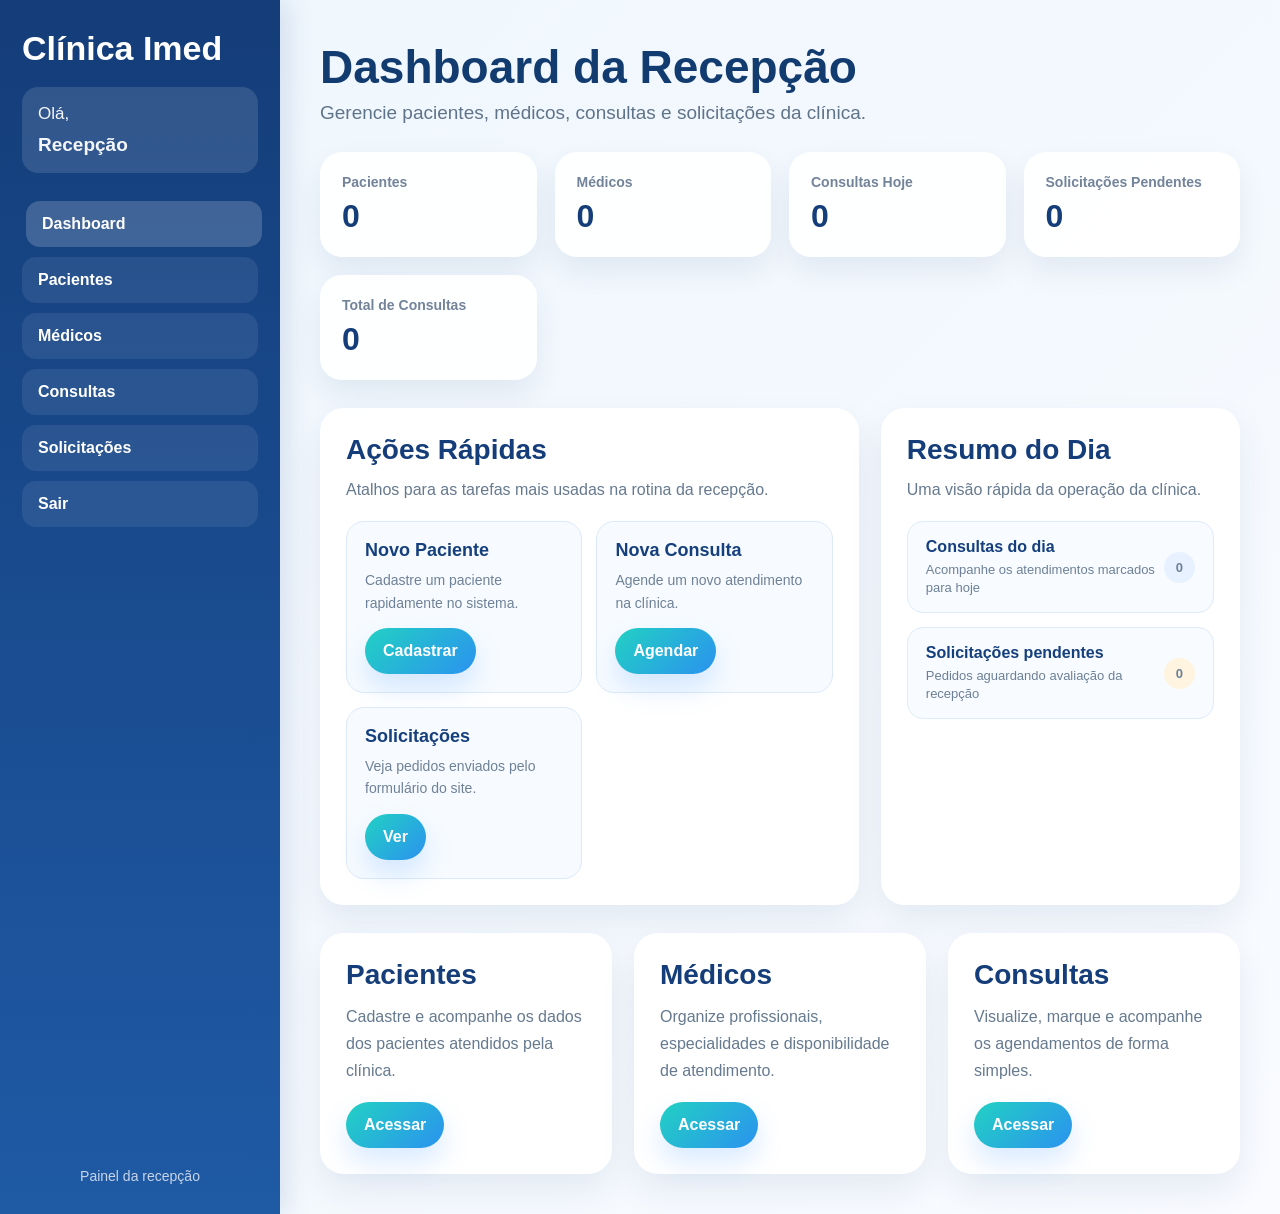
<file: src/main/resources/templates/dashboard-recepcao.html>
<!DOCTYPE html>
<html lang="pt-br" xmlns:th="http://www.thymeleaf.org">
<head>
    <meta charset="UTF-8">
    <meta name="viewport" content="width=device-width, initial-scale=1.0">
    <title>Dashboard da Recepção</title>
    <link rel="stylesheet" th:href="@{/css/style.css}">
    <style>
        * {
            box-sizing: border-box;
        }

        body {
            margin: 0;
            font-family: "Manrope", Arial, sans-serif;
            background: linear-gradient(135deg, #eef6fd, #f9fbff);
            color: #18324b;
        }

        .layout {
            display: flex;
            min-height: 100vh;
        }

        .sidebar {
            width: 280px;
            background: linear-gradient(180deg, #143d79, #1f5aa5);
            color: white;
            padding: 30px 22px;
            display: flex;
            flex-direction: column;
            justify-content: space-between;
            box-shadow: 8px 0 24px rgba(20, 61, 121, 0.12);
        }

        .sidebar-topo h2 {
            margin: 0 0 20px;
            font-size: 34px;
            line-height: 1.1;
            font-weight: 800;
        }

        .usuario-logado {
            color: rgba(255,255,255,0.95);
            font-size: 17px;
            line-height: 1.5;
            margin-bottom: 28px;
            background: rgba(255,255,255,0.12);
            padding: 14px 16px;
            border-radius: 16px;
        }

        .usuario-logado strong {
            display: block;
            margin-top: 4px;
            font-size: 19px;
        }

        .nav-menu {
            display: flex;
            flex-direction: column;
            gap: 10px;
        }

        .nav-menu a {
            display: block;
            color: white;
            text-decoration: none;
            padding: 14px 16px;
            border-radius: 14px;
            background: rgba(255,255,255,0.08);
            font-weight: 700;
            transition: 0.25s ease;
        }

        .nav-menu a:hover,
        .nav-menu a.ativo {
            background: rgba(255,255,255,0.18);
            transform: translateX(4px);
        }

        .sidebar-rodape {
            margin-top: 30px;
            font-size: 14px;
            color: rgba(255,255,255,0.75);
            text-align: center;
        }

        .conteudo {
            flex: 1;
            padding: 40px;
        }

        .topo {
            margin-bottom: 28px;
        }

        .topo h1 {
            margin: 0 0 8px;
            font-size: 46px;
            color: #123b70;
            font-weight: 800;
        }

        .topo p {
            margin: 0;
            font-size: 19px;
            color: #5f7389;
        }

        .resumo-grid {
            display: grid;
            grid-template-columns: repeat(auto-fit, minmax(210px, 1fr));
            gap: 18px;
            margin-bottom: 28px;
        }

        .card-resumo {
            background: rgba(255,255,255,0.96);
            border-radius: 22px;
            padding: 22px;
            box-shadow: 0 14px 30px rgba(17, 53, 96, 0.08);
        }

        .card-resumo span {
            display: block;
            font-size: 14px;
            color: #72839a;
            margin-bottom: 8px;
            font-weight: 700;
        }

        .card-resumo strong {
            font-size: 32px;
            color: #143d79;
            font-weight: 800;
        }

        .painel-principal {
            display: grid;
            grid-template-columns: 1.5fr 1fr;
            gap: 22px;
            margin-bottom: 28px;
        }

        .card {
            background: rgba(255,255,255,0.97);
            border-radius: 24px;
            padding: 26px;
            box-shadow: 0 16px 35px rgba(17, 53, 96, 0.08);
            transition: 0.25s ease;
        }

        .card:hover {
            transform: translateY(-4px);
            box-shadow: 0 20px 42px rgba(17, 53, 96, 0.11);
        }

        .card h3 {
            margin: 0 0 10px;
            color: #143d79;
            font-size: 28px;
            font-weight: 800;
        }

        .card p {
            margin: 0 0 18px;
            color: #65798f;
            line-height: 1.7;
            font-size: 16px;
        }

        .acoes-rapidas {
            display: grid;
            grid-template-columns: repeat(auto-fit, minmax(180px, 1fr));
            gap: 14px;
        }

        .acao-box {
            background: #f7fbff;
            border: 1px solid #dce9f8;
            border-radius: 18px;
            padding: 18px;
        }

        .acao-box h4 {
            margin: 0 0 8px;
            font-size: 18px;
            color: #153f7d;
        }

        .acao-box p {
            margin: 0 0 14px;
            font-size: 14px;
            color: #6e8198;
            line-height: 1.6;
        }

        .btn-card {
            display: inline-flex;
            align-items: center;
            justify-content: center;
            min-height: 46px;
            padding: 0 18px;
            border-radius: 999px;
            text-decoration: none;
            color: white;
            font-weight: 800;
            background: linear-gradient(135deg, #22d1c3, #2b92ef);
            box-shadow: 0 14px 28px rgba(44,140,255,0.18);
            transition: 0.25s ease;
        }

        .btn-card:hover {
            transform: translateY(-2px);
        }

        .mini-lista {
            display: grid;
            gap: 14px;
        }

        .mini-item {
            display: flex;
            justify-content: space-between;
            align-items: center;
            background: #f8fbff;
            border: 1px solid #deebf8;
            border-radius: 16px;
            padding: 16px 18px;
        }

        .mini-item strong {
            display: block;
            color: #153f7d;
            margin-bottom: 4px;
            font-size: 16px;
        }

        .mini-item span {
            font-size: 13px;
            color: #6c8098;
        }

        .status-badge {
            display: inline-block;
            padding: 8px 12px;
            border-radius: 999px;
            font-size: 12px;
            font-weight: 800;
        }

        .status-agendada {
            background: #e8f1ff;
            color: #2450a8;
        }

        .status-pendente {
            background: #fff4df;
            color: #b77900;
        }

        .cards {
            display: grid;
            grid-template-columns: repeat(3, 1fr);
            gap: 22px;
        }

        .card-nav {
            background: white;
            border-radius: 24px;
            padding: 26px;
            box-shadow: 0 16px 35px rgba(17, 53, 96, 0.08);
            transition: 0.3s ease;
        }

        .card-nav:hover {
            transform: translateY(-6px);
            box-shadow: 0 22px 45px rgba(17, 53, 96, 0.12);
        }

        .card-nav h3 {
            margin: 0 0 12px;
            color: #143d79;
            font-size: 28px;
        }

        .card-nav p {
            margin: 0 0 18px;
            color: #65798f;
            line-height: 1.7;
            font-size: 16px;
        }

        @media (max-width: 1180px) {
            .painel-principal {
                grid-template-columns: 1fr;
            }

            .cards {
                grid-template-columns: 1fr;
            }

            .topo h1 {
                font-size: 38px;
            }
        }

        @media (max-width: 820px) {
            .layout {
                flex-direction: column;
            }

            .sidebar {
                width: 100%;
            }

            .conteudo {
                padding: 24px 18px;
            }

            .topo h1 {
                font-size: 32px;
            }

            .card h3,
            .card-nav h3 {
                font-size: 24px;
            }
        }
    </style>
</head>
<body>

<div class="layout">
    <aside class="sidebar">
        <div class="sidebar-topo">
            <h2>Clínica Imed</h2>

            <div class="usuario-logado">
                Olá,
                <strong th:text="${nomeUsuario}">Recepção</strong>
            </div>

            <nav class="nav-menu">
                <a th:href="@{/dashboard-recepcao}" class="ativo">Dashboard</a>
                <a th:href="@{/pacientes}">Pacientes</a>
                <a th:href="@{/medicos}">Médicos</a>
                <a th:href="@{/consultas}">Consultas</a>
                <a th:href="@{/solicitacoes}">Solicitações</a>
                <a th:href="@{/logout}">Sair</a>
            </nav>
        </div>

        <div class="sidebar-rodape">
            Painel da recepção
        </div>
    </aside>

    <main class="conteudo">
        <div class="topo">
            <h1>Dashboard da Recepção</h1>
            <p>Gerencie pacientes, médicos, consultas e solicitações da clínica.</p>
        </div>

        <div class="resumo-grid">
            <div class="card-resumo">
                <span>Pacientes</span>
                <strong th:text="${totalPacientes != null ? totalPacientes : 0}">0</strong>
            </div>

            <div class="card-resumo">
                <span>Médicos</span>
                <strong th:text="${totalMedicos != null ? totalMedicos : 0}">0</strong>
            </div>

            <div class="card-resumo">
                <span>Consultas Hoje</span>
                <strong th:text="${consultasHoje != null ? consultasHoje : 0}">0</strong>
            </div>

            <div class="card-resumo">
                <span>Solicitações Pendentes</span>
                <strong th:text="${solicitacoesPendentes != null ? solicitacoesPendentes : 0}">0</strong>
            </div>

            <div class="card-resumo">
            <span>Total de Consultas</span>
            <strong th:text="${totalConsultas != null ? totalConsultas : 0}">0</strong>
        </div>
        </div>

        <div class="painel-principal">
            <section class="card">
                <h3>Ações Rápidas</h3>
                <p>Atalhos para as tarefas mais usadas na rotina da recepção.</p>

                <div class="acoes-rapidas">
                    <div class="acao-box">
                        <h4>Novo Paciente</h4>
                        <p>Cadastre um paciente rapidamente no sistema.</p>
                        <a th:href="@{/pacientes}" class="btn-card">Cadastrar</a>
                    </div>

                    <div class="acao-box">
                        <h4>Nova Consulta</h4>
                        <p>Agende um novo atendimento na clínica.</p>
                        <a th:href="@{/consultas}" class="btn-card">Agendar</a>
                    </div>

                    <div class="acao-box">
                        <h4>Solicitações</h4>
                        <p>Veja pedidos enviados pelo formulário do site.</p>
                        <a th:href="@{/solicitacoes}" class="btn-card">Ver</a>
                    </div>
                </div>
            </section>

            <section class="card">
                <h3>Resumo do Dia</h3>
                <p>Uma visão rápida da operação da clínica.</p>

                <div class="mini-lista">
                    <div class="mini-item">
                        <div>
                            <strong>Consultas do dia</strong>
                            <span>Acompanhe os atendimentos marcados para hoje</span>
                        </div>
                        <span class="status-badge status-agendada"
                              th:text="${consultasHoje != null ? consultasHoje : 0}">0</span>
                    </div>

                    <div class="mini-item">
                        <div>
                            <strong>Solicitações pendentes</strong>
                            <span>Pedidos aguardando avaliação da recepção</span>
                        </div>
                        <span class="status-badge status-pendente"
                              th:text="${solicitacoesPendentes != null ? solicitacoesPendentes : 0}">0</span>
                    </div>
                </div>
            </section>
        </div>

        <div class="cards">
            <div class="card-nav">
                <h3>Pacientes</h3>
                <p>Cadastre e acompanhe os dados dos pacientes atendidos pela clínica.</p>
                <a th:href="@{/pacientes}" class="btn-card">Acessar</a>
            </div>

            <div class="card-nav">
                <h3>Médicos</h3>
                <p>Organize profissionais, especialidades e disponibilidade de atendimento.</p>
                <a th:href="@{/medicos}" class="btn-card">Acessar</a>
            </div>

            <div class="card-nav">
                <h3>Consultas</h3>
                <p>Visualize, marque e acompanhe os agendamentos de forma simples.</p>
                <a th:href="@{/consultas}" class="btn-card">Acessar</a>
            </div>
        </div>
    </main>
</div>

</body>
</html>
</file>
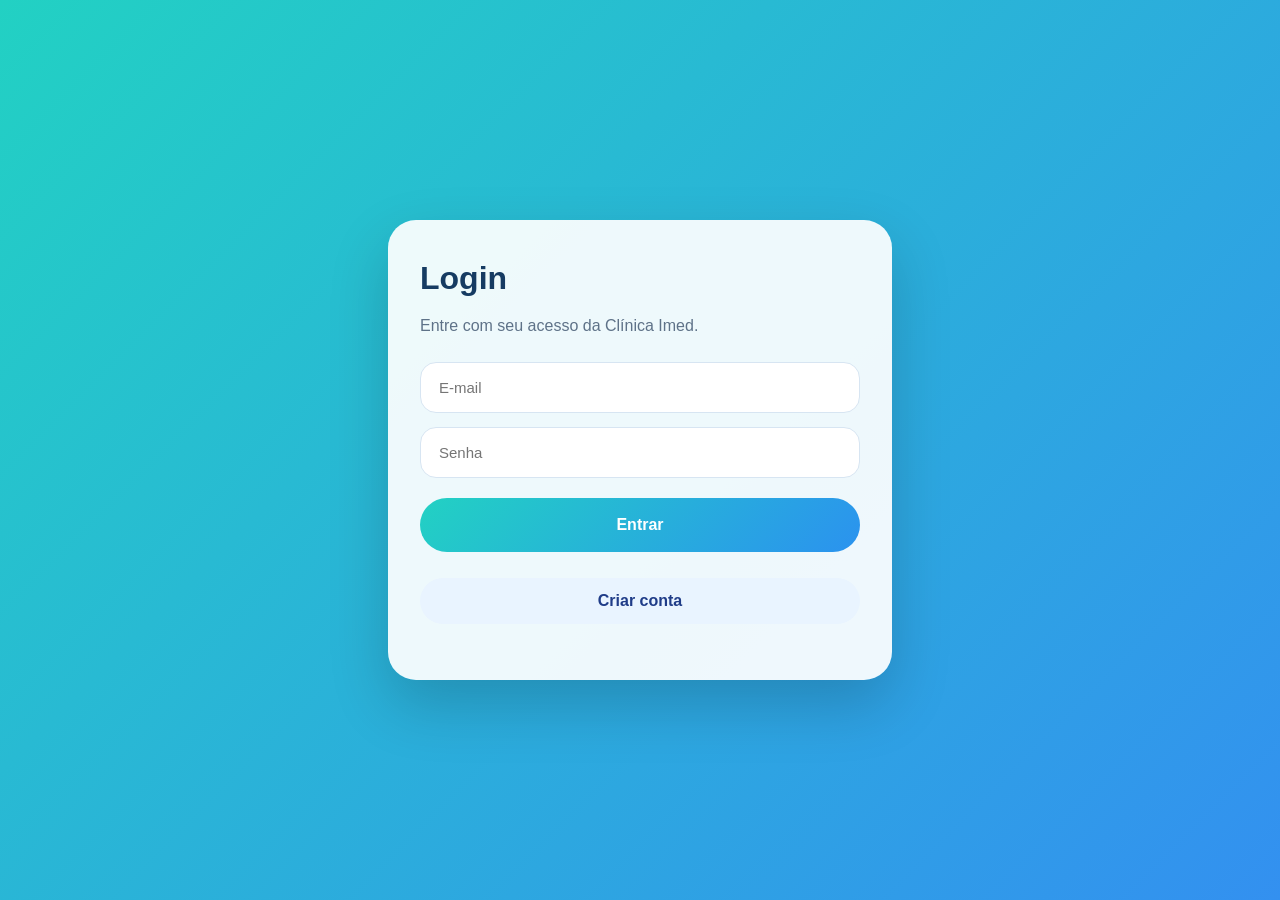
<file: src/main/resources/templates/login.html>
<!DOCTYPE html>
<html lang="pt-br" xmlns:th="http://www.thymeleaf.org">
<head>
    <meta charset="UTF-8">
    <meta name="viewport" content="width=device-width, initial-scale=1.0">
    <title>Login - Clínica Imed</title>
    <link rel="stylesheet" th:href="@{/css/style.css}">
    <style>
        body {
            margin: 0;
            font-family: "Manrope", Arial, sans-serif;
            background: linear-gradient(135deg, #22d1c3 0%, #3390f0 100%);
            min-height: 100vh;
            display: flex;
            align-items: center;
            justify-content: center;
        }

        .login-box {
            width: 100%;
            max-width: 440px;
            background: rgba(255,255,255,0.92);
            padding: 40px 32px;
            border-radius: 28px;
            box-shadow: 0 25px 60px rgba(0,0,0,0.18);
        }

        .login-box h1 {
            margin: 0 0 10px;
            color: #163b62;
            font-size: 32px;
        }

        .login-box p {
            color: #5e7288;
            margin-bottom: 24px;
            line-height: 1.6;
        }

        .login-box form {
            display: flex;
            flex-direction: column;
            gap: 14px;
        }

        .login-box input {
            width: 100%;
            padding: 16px 18px;
            border-radius: 16px;
            border: 1px solid #d7e5f2;
            outline: none;
            font-size: 15px;
            box-sizing: border-box;
        }

        .login-box input:focus {
            border-color: #63c6ec;
            box-shadow: 0 0 0 4px rgba(99, 198, 236, 0.15);
        }

        .login-box button {
            border: none;
            min-height: 54px;
            border-radius: 999px;
            background: linear-gradient(135deg, #22d1c3, #2b92ef);
            color: white;
            font-size: 16px;
            font-weight: 800;
            cursor: pointer;
            margin-top: 6px;
        }

        .erro {
            margin-top: 16px;
            color: #d93025;
            font-weight: 700;
        }

        .credenciais {
            margin-top: 24px;
            padding: 16px;
            border-radius: 18px;
            background: #f4f9fd;
            color: #47627c;
            font-size: 14px;
            line-height: 1.7;
        }

        .btn-cadastro {
    display: block;
    text-align: center;
    margin-top: 12px;
    padding: 14px;
    border-radius: 999px;
    font-weight: 700;
    text-decoration: none;
    color: #1f3c88;
    background: #e9f4ff;
    transition: 0.25s ease;
}

.btn-cadastro:hover {
    background: #d7ecff;
    transform: translateY(-1px);
}
    </style>
</head>
<body>

<div class="login-box">
    <h1>Login</h1>
    <p>Entre com seu acesso da Clínica Imed.</p>

    <form th:action="@{/login}" method="post">
        <input type="email" name="email" placeholder="E-mail" required>
        <input type="password" name="senha" placeholder="Senha" required>
        <button type="submit">Entrar</button>

<a th:href="@{/cadastro}" class="btn-cadastro">Criar conta</a>
    </form>

    <div class="erro" th:if="${erro}" th:text="${erro}"></div>

</div>

</body>
</html>
</file>
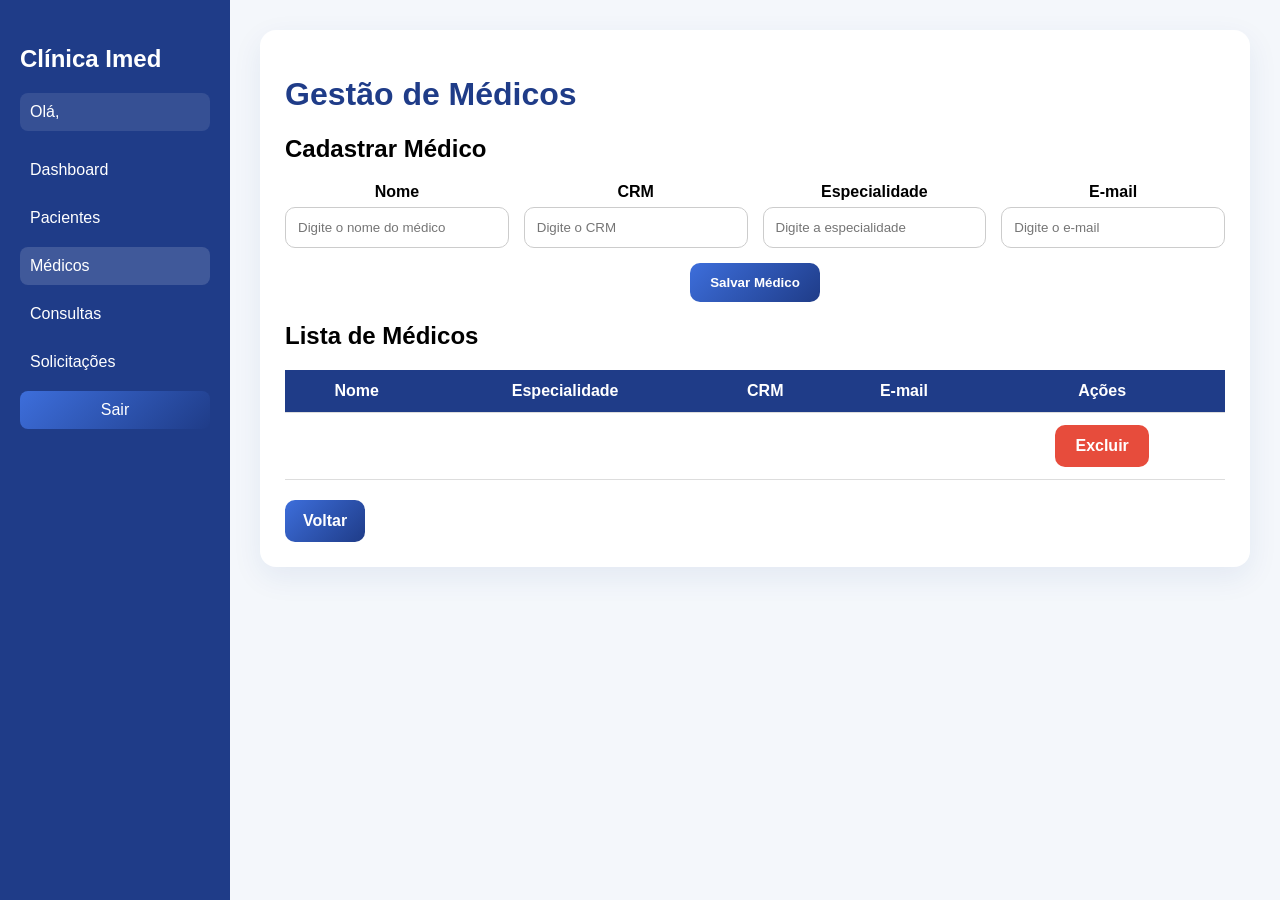
<file: src/main/resources/templates/medicos.html>
<!DOCTYPE html>
<html lang="pt-br" xmlns:th="http://www.thymeleaf.org">
<head>
    <meta charset="UTF-8">
    <meta name="viewport" content="width=device-width, initial-scale=1.0">
    <title>Médicos - Clínica Imed</title>

    <style>
        * { box-sizing: border-box; }

        body {
            margin: 0;
            font-family: Arial, sans-serif;
            display: flex;
            background: #f4f7fb;
        }

        .menu-lateral {
            width: 230px;
            min-height: 100vh;
            background: #1f3c88;
            color: white;
            padding: 25px 20px;
        }

        .menu-lateral h2 { margin-bottom: 20px; }

        .menu-lateral a {
            display: block;
            color: white;
            text-decoration: none;
            padding: 10px;
            border-radius: 8px;
            margin-bottom: 10px;
            transition: 0.3s;
        }

        .menu-lateral a:hover,
        .menu-lateral a.ativo {
            background: rgba(255,255,255,0.15);
        }

        .logout {
            background: linear-gradient(135deg, #3d6edb, #1f3c88);
            text-align: center;
        }

        .usuario-logado {
            background: rgba(255,255,255,0.1);
            padding: 10px;
            border-radius: 8px;
            margin-bottom: 20px;
        }

        .conteudo {
            flex: 1;
            padding: 30px;
        }

        .container {
            max-width: 1100px;
            margin: auto;
            background: white;
            padding: 25px;
            border-radius: 16px;
            box-shadow: 0 10px 30px rgba(31, 60, 136, 0.08);
        }

        h1 { color: #1f3c88; }

        .form-medicos {
            display: grid;
            grid-template-columns: repeat(4, 1fr);
            gap: 15px;
            margin-top: 20px;
        }

        .campo-box {
            display: flex;
            flex-direction: column;
            gap: 6px;
        }

        .campo-box label {
            font-weight: bold;
            text-align: center;
        }

        .campo-box input {
            padding: 12px;
            border-radius: 10px;
            border: 1px solid #ccc;
        }

        .form-botoes {
            grid-column: span 4;
            display: flex;
            justify-content: center;
        }

        .btn {
            padding: 12px 20px;
            border-radius: 10px;
            border: none;
            color: white;
            font-weight: bold;
            cursor: pointer;
            text-decoration: none;
            display: inline-flex;
            align-items: center;
            justify-content: center;
            transition: 0.25s ease;
        }

        .btn-primario {
            background: linear-gradient(135deg, #3d6edb, #1f3c88);
        }

        .btn-primario:hover,
        .voltar-link:hover {
            transform: translateY(-2px);
        }

        .btn-excluir {
            background: #e74c3c;
        }

        .btn-excluir:hover {
            background: #c0392b;
            transform: translateY(-2px) scale(1.03);
        }

        table {
            width: 100%;
            margin-top: 20px;
            border-collapse: collapse;
        }

        table th {
            background: #1f3c88;
            color: white;
        }

        table th, table td {
            padding: 12px;
            text-align: center;
            border-bottom: 1px solid #ddd;
        }

        .acoes {
            display: flex;
            justify-content: center;
        }

        .voltar-link {
            display: inline-block;
            margin-top: 20px;
            padding: 12px 18px;
            background: linear-gradient(135deg, #3d6edb, #1f3c88);
            color: white;
            border-radius: 10px;
            font-weight: 700;
            text-decoration: none;
            transition: 0.25s ease;
        }

        .modal-overlay {
            position: fixed;
            inset: 0;
            background: rgba(8, 18, 35, 0.55);
            backdrop-filter: blur(8px);
            display: flex;
            align-items: center;
            justify-content: center;
            z-index: 9999;
            opacity: 0;
            visibility: hidden;
            transition: 0.3s ease;
        }

        .modal-overlay.ativo {
            opacity: 1;
            visibility: visible;
        }

        .modal-card {
            width: 430px;
            max-width: 90%;
            background: white;
            border-radius: 28px;
            padding: 34px;
            text-align: center;
            box-shadow: 0 30px 80px rgba(0, 0, 0, 0.28);
            transform: scale(0.82) translateY(35px);
            transition: 0.35s ease;
        }

        .modal-overlay.ativo .modal-card {
            transform: scale(1) translateY(0);
        }

        .modal-card h2 {
            color: #1f4690;
            font-size: 28px;
            margin-bottom: 12px;
        }

        .modal-card p {
            color: #51627a;
            font-size: 16px;
            margin-bottom: 28px;
        }

        .modal-botoes {
            display: flex;
            justify-content: center;
            gap: 14px;
        }

        .btn-modal-cancelar,
        .btn-modal-excluir {
            border: none;
            padding: 13px 28px;
            border-radius: 16px;
            font-weight: 800;
            cursor: pointer;
            text-decoration: none;
            transition: all 0.25s ease;
        }

        .btn-modal-cancelar {
            background: #e8eef8;
            color: #1f4690;
        }

        .btn-modal-cancelar:hover {
            background: #d9e5f7;
            transform: translateY(-3px) scale(1.04);
        }

        .btn-modal-excluir {
            background: linear-gradient(135deg, #ff4d5f, #c82333);
            color: white;
            box-shadow: 0 12px 28px rgba(220, 53, 69, 0.35);
            position: relative;
            overflow: hidden;
        }

        .btn-modal-excluir:hover {
            transform: translateY(-3px) scale(1.06);
            box-shadow: 0 18px 38px rgba(220, 53, 69, 0.45);
        }

        .btn-modal-excluir:active,
        .btn-modal-cancelar:active {
            transform: scale(0.96);
        }

        .btn-modal-excluir::after {
            content: "";
            position: absolute;
            top: 0;
            left: -75%;
            width: 50%;
            height: 100%;
            background: rgba(255,255,255,0.35);
            transform: skewX(-25deg);
        }

        .btn-modal-excluir:hover::after {
            animation: brilho 0.6s ease;
        }

        @keyframes brilho {
            from { left: -75%; }
            to { left: 130%; }
        }

        @media (max-width: 900px) {
            body { flex-direction: column; }

            .menu-lateral {
                width: 100%;
                min-height: auto;
            }

            .form-medicos {
                grid-template-columns: 1fr;
            }

            .form-botoes {
                grid-column: span 1;
            }

            .conteudo {
                padding: 18px;
            }

            table {
                min-width: 850px;
            }

            .container {
                overflow-x: auto;
            }
        }
    </style>
</head>

<body>

<nav class="menu-lateral">
    <h2>Clínica Imed</h2>

    <p class="usuario-logado">
        Olá, <span th:text="${session.usuarioLogado}"></span>
    </p>

    <a th:href="@{/dashboard-recepcao}">Dashboard</a>
    <a th:href="@{/pacientes}">Pacientes</a>
    <a th:href="@{/medicos}" class="ativo">Médicos</a>
    <a th:href="@{/consultas}">Consultas</a>
    <a th:href="@{/solicitacoes}">Solicitações</a>
    <a th:href="@{/logout}" class="logout">Sair</a>
</nav>

<div class="conteudo">
    <div class="container">

        <h1>Gestão de Médicos</h1>

        <h2>Cadastrar Médico</h2>

        <form th:action="@{/medicos/salvar}" method="post" class="form-medicos">
            <div class="campo-box">
                <label>Nome</label>
                <input type="text" name="nome" placeholder="Digite o nome do médico" required>
            </div>

            <div class="campo-box">
                <label>CRM</label>
                <input type="text" name="crm" placeholder="Digite o CRM" required>
            </div>

            <div class="campo-box">
                <label>Especialidade</label>
                <input type="text" name="especialidade" placeholder="Digite a especialidade" required>
            </div>

            <div class="campo-box">
                <label>E-mail</label>
                <input type="email" name="email" placeholder="Digite o e-mail" required>
            </div>

            <div class="form-botoes">
                <button type="submit" class="btn btn-primario">
                    Salvar Médico
                </button>
            </div>
        </form>

        <h2>Lista de Médicos</h2>

        <table>
            <thead>
            <tr>
                <th>Nome</th>
                <th>Especialidade</th>
                <th>CRM</th>
                <th>E-mail</th>
                <th>Ações</th>
            </tr>
            </thead>

            <tbody>
            <tr th:each="m : ${medicos}">
                <td th:text="${m.nome}"></td>
                <td th:text="${m.especialidade}"></td>
                <td th:text="${m.crm}"></td>
                <td th:text="${m.email}"></td>
                <td class="acoes">
                    <a href="#"
                       class="btn btn-excluir"
                       th:attr="data-url=@{/medicos/excluir/{id}(id=${m.id})}"
                       onclick="abrirModalExcluirMedico(this); return false;">
                        Excluir
                    </a>
                </td>
            </tr>
            </tbody>
        </table>

        <a th:href="@{/dashboard-recepcao}" class="voltar-link">Voltar</a>

    </div>
</div>

<div id="modalExcluirMedico" class="modal-overlay">
    <div class="modal-card">
        <h2>Excluir médico?</h2>
        <p>Deseja excluir este médico?</p>

        <div class="modal-botoes">
            <button type="button" onclick="fecharModalExcluirMedico()" class="btn-modal-cancelar">
                Cancelar
            </button>

            <a id="btnConfirmarExcluirMedico" href="#" class="btn-modal-excluir">
                Excluir
            </a>
        </div>
    </div>
</div>

<script>
    function abrirModalExcluirMedico(elemento) {
        const url = elemento.getAttribute("data-url");
        document.getElementById("btnConfirmarExcluirMedico").setAttribute("href", url);
        document.getElementById("modalExcluirMedico").classList.add("ativo");
    }

    function fecharModalExcluirMedico() {
        document.getElementById("modalExcluirMedico").classList.remove("ativo");
    }

    document.getElementById("modalExcluirMedico").addEventListener("click", function (event) {
        if (event.target === this) {
            fecharModalExcluirMedico();
        }
    });
</script>

</body>
</html>
</file>
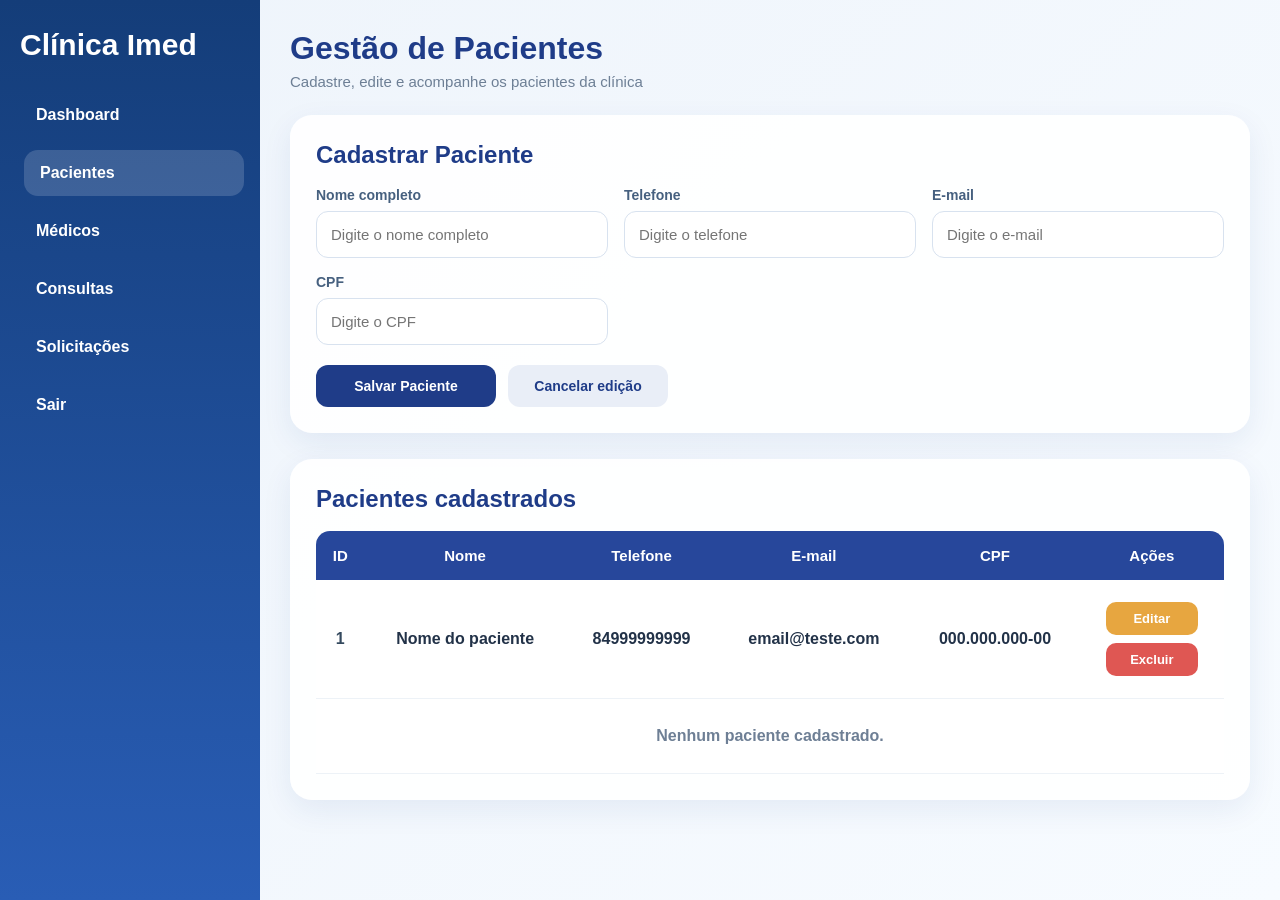
<file: src/main/resources/templates/pacientes.html>
<!DOCTYPE html>
<html lang="pt-br" xmlns:th="http://www.thymeleaf.org">
<head>
    <meta charset="UTF-8">
    <title>Pacientes - Clínica Imed</title>
    <meta name="viewport" content="width=device-width, initial-scale=1.0">
    <link rel="stylesheet" th:href="@{/css/style.css}">

    <style>
        * { box-sizing: border-box; }

        body {
            margin: 0;
            font-family: "Arial", sans-serif;
            background: linear-gradient(135deg, #eef4fb, #f7fbff);
            color: #1e2a38;
        }

        .layout {
            display: flex;
            min-height: 100vh;
        }

        .menu-lateral {
            width: 260px;
            background: linear-gradient(180deg, #143d79, #295db5);
            color: white;
            padding: 28px 20px;
        }

        .menu-lateral h2 {
            margin: 0 0 30px;
            font-size: 30px;
            font-weight: 800;
        }

        .menu-lateral a {
            display: block;
            color: white;
            text-decoration: none;
            padding: 14px 16px;
            border-radius: 14px;
            margin-bottom: 12px;
            font-weight: 600;
            transition: 0.25s ease;
        }

        .menu-lateral a:hover,
        .menu-lateral a.ativo {
            background: rgba(255, 255, 255, 0.16);
            transform: translateX(4px);
        }

        .conteudo {
            flex: 1;
            padding: 30px;
        }

        .topo {
            margin-bottom: 25px;
        }

        .topo h1 {
            margin: 0;
            font-size: 32px;
            color: #1f3c88;
        }

        .subtitulo {
            margin: 6px 0 0;
            color: #6d7f95;
            font-size: 15px;
        }

        .card {
            background: rgba(255, 255, 255, 0.95);
            border-radius: 22px;
            box-shadow: 0 10px 30px rgba(31, 60, 136, 0.08);
            padding: 26px;
            margin-bottom: 26px;
        }

        .card h2 {
            margin: 0 0 18px;
            color: #1f3c88;
            font-size: 24px;
        }

        .form-paciente {
            display: grid;
            grid-template-columns: repeat(auto-fit, minmax(230px, 1fr));
            gap: 16px;
        }

        .campo {
            display: flex;
            flex-direction: column;
            gap: 8px;
        }

        .campo label {
            font-size: 14px;
            font-weight: 700;
            color: #46607f;
        }

        .form-paciente input {
            width: 100%;
            padding: 14px;
            border: 1px solid #d8e2ef;
            border-radius: 12px;
            font-size: 15px;
            outline: none;
            background: #fff;
            transition: 0.25s ease;
        }

        .form-paciente input:focus {
            border-color: #1f3c88;
            box-shadow: 0 0 0 4px rgba(31, 60, 136, 0.10);
        }

        .acoes-form {
            grid-column: 1 / -1;
            display: flex;
            gap: 12px;
            flex-wrap: wrap;
            margin-top: 4px;
        }

        .btn {
            border: none;
            border-radius: 12px;
            padding: 13px 18px;
            font-size: 14px;
            font-weight: 700;
            cursor: pointer;
            text-decoration: none;
            transition: 0.25s ease;
            display: inline-flex;
            align-items: center;
            justify-content: center;
        }

        .btn-salvar {
            background: #1f3c88;
            color: white;
            min-width: 180px;
        }

        .btn-salvar:hover {
            background: #17306d;
            transform: translateY(-1px);
        }

        .btn-cancelar {
            background: #e9eef7;
            color: #1f3c88;
            min-width: 160px;
        }

        .btn-cancelar:hover {
            background: #dbe5f4;
            transform: translateY(-1px);
        }

        .tabela-wrap {
            overflow-x: auto;
        }

        table {
            width: 100%;
            border-collapse: separate;
            border-spacing: 0;
            min-width: 900px;
        }

        thead th {
            background: #27479b;
            color: white;
            text-align: center;
            padding: 16px 12px;
            font-size: 15px;
            font-weight: 700;
        }

        thead th:first-child {
            border-top-left-radius: 14px;
        }

        thead th:last-child {
            border-top-right-radius: 14px;
        }

        tbody td {
            padding: 22px 12px;
            border-bottom: 1px solid #edf2f7;
            background: white;
            text-align: center;
            vertical-align: middle;
        }

        tbody tr:hover td {
            background: #f8fbff;
        }

        .coluna-info {
            display: flex;
            flex-direction: column;
            align-items: center;
            justify-content: center;
            gap: 6px;
            min-height: 64px;
        }

        .valor {
            font-size: 16px;
            font-weight: 700;
            color: #223248;
            line-height: 1.3;
            word-break: break-word;
        }

        .acoes-tabela {
            display: flex;
            flex-direction: column;
            align-items: center;
            gap: 8px;
        }

        .btn-editar,
        .btn-excluir {
            min-width: 92px;
            text-align: center;
            color: white;
            padding: 9px 14px;
            border-radius: 10px;
            text-decoration: none;
            font-size: 13px;
            font-weight: 700;
            transition: 0.25s ease;
            display: inline-block;
        }

        .btn-editar {
            background: #e7a640;
        }

        .btn-excluir {
            background: #df5753;
        }

        .btn-editar:hover,
        .btn-excluir:hover {
            transform: translateY(-1px);
        }

        .col-id {
            font-weight: 700;
            color: #34495e;
        }

        .no-pacientes {
            text-align: center;
            padding: 28px !important;
            color: #6e7f95;
            font-weight: 600;
        }

        .modal-overlay {
            position: fixed;
            inset: 0;
            background: rgba(8, 18, 35, 0.55);
            backdrop-filter: blur(8px);
            display: flex;
            align-items: center;
            justify-content: center;
            z-index: 9999;
            opacity: 0;
            visibility: hidden;
            transition: 0.3s ease;
        }

        .modal-overlay.ativo {
            opacity: 1;
            visibility: visible;
        }

        .modal-card {
            width: 430px;
            max-width: 90%;
            background: #ffffff;
            border-radius: 28px;
            padding: 34px;
            text-align: center;
            box-shadow: 0 30px 80px rgba(0, 0, 0, 0.28);
            transform: scale(0.82) translateY(35px);
            transition: 0.35s ease;
        }

        .modal-overlay.ativo .modal-card {
            transform: scale(1) translateY(0);
        }

        .modal-card h2 {
            color: #1f4690;
            font-size: 28px;
            margin-bottom: 12px;
        }

        .modal-card p {
            color: #51627a;
            font-size: 16px;
            margin-bottom: 28px;
        }

        .modal-botoes {
            display: flex;
            justify-content: center;
            gap: 14px;
        }

        .btn-modal-cancelar,
        .btn-modal-excluir {
            border: none;
            padding: 13px 28px;
            border-radius: 16px;
            font-weight: 800;
            cursor: pointer;
            text-decoration: none;
            transition: all 0.25s ease;
        }

        .btn-modal-cancelar {
            background: #e8eef8;
            color: #1f4690;
        }

        .btn-modal-cancelar:hover {
            background: #d9e5f7;
            transform: translateY(-3px) scale(1.04);
        }

        .btn-modal-excluir {
            background: linear-gradient(135deg, #ff4d5f, #c82333);
            color: white;
            box-shadow: 0 12px 28px rgba(220, 53, 69, 0.35);
            position: relative;
            overflow: hidden;
        }

        .btn-modal-excluir:hover {
            transform: translateY(-3px) scale(1.06);
            box-shadow: 0 18px 38px rgba(220, 53, 69, 0.45);
        }

        .btn-modal-excluir:active,
        .btn-modal-cancelar:active {
            transform: scale(0.96);
        }

        .btn-modal-excluir::after {
            content: "";
            position: absolute;
            top: 0;
            left: -75%;
            width: 50%;
            height: 100%;
            background: rgba(255,255,255,0.35);
            transform: skewX(-25deg);
        }

        .btn-modal-excluir:hover::after {
            animation: brilho 0.6s ease;
        }

        @keyframes brilho {
            from { left: -75%; }
            to { left: 130%; }
        }

        @media (max-width: 900px) {
            .layout {
                flex-direction: column;
            }

            .menu-lateral {
                width: 100%;
            }

            .conteudo {
                padding: 18px;
            }

            .topo h1 {
                font-size: 26px;
            }

            .card {
                padding: 18px;
            }
        }
    </style>
</head>

<body>

<div class="layout">
    <aside class="menu-lateral">
        <h2>Clínica Imed</h2>

        <a th:href="@{/dashboard-recepcao}">Dashboard</a>
        <a th:href="@{/pacientes}" class="ativo">Pacientes</a>
        <a th:href="@{/medicos}">Médicos</a>
        <a th:href="@{/consultas}">Consultas</a>
        <a th:href="@{/solicitacoes}">Solicitações</a>
        <a th:href="@{/login}">Sair</a>
    </aside>

    <main class="conteudo">
        <div class="topo">
            <div>
                <h1>Gestão de Pacientes</h1>
                <p class="subtitulo">Cadastre, edite e acompanhe os pacientes da clínica</p>
            </div>
        </div>

        <section class="card">
            <h2 th:text="${editando} ? 'Editar Paciente' : 'Cadastrar Paciente'">Cadastrar Paciente</h2>

            <form th:action="@{/pacientes/salvar}" th:object="${paciente}" method="post" class="form-paciente">
                <input type="hidden" th:field="*{id}">

                <div class="campo">
                    <label for="nome">Nome completo</label>
                    <input id="nome" type="text" th:field="*{nome}" placeholder="Digite o nome completo" required>
                </div>

                <div class="campo">
                    <label for="telefone">Telefone</label>
                    <input id="telefone" type="text" th:field="*{telefone}" placeholder="Digite o telefone" required>
                </div>

                <div class="campo">
                    <label for="email">E-mail</label>
                    <input id="email" type="email" th:field="*{email}" placeholder="Digite o e-mail" required>
                </div>

                <div class="campo">
                    <label for="cpf">CPF</label>
                    <input id="cpf" type="text" th:field="*{cpf}" placeholder="Digite o CPF" required>
                </div>

                <div class="acoes-form">
                    <button type="submit"
                            class="btn btn-salvar"
                            th:text="${editando} ? 'Atualizar Paciente' : 'Salvar Paciente'">
                        Salvar Paciente
                    </button>

                    <a th:if="${editando}" th:href="@{/pacientes}" class="btn btn-cancelar">Cancelar edição</a>
                </div>
            </form>
        </section>

        <section class="card">
            <h2>Pacientes cadastrados</h2>

            <div class="tabela-wrap">
                <table>
                    <thead>
                    <tr>
                        <th>ID</th>
                        <th>Nome</th>
                        <th>Telefone</th>
                        <th>E-mail</th>
                        <th>CPF</th>
                        <th>Ações</th>
                    </tr>
                    </thead>

                    <tbody>
                    <tr th:each="p : ${pacientes}">
                        <td class="col-id" th:text="${p.id}">1</td>

                        <td>
                            <div class="coluna-info">
                                <span class="valor" th:text="${p.nome}">Nome do paciente</span>
                            </div>
                        </td>

                        <td>
                            <div class="coluna-info">
                                <span class="valor" th:text="${p.telefone}">84999999999</span>
                            </div>
                        </td>

                        <td>
                            <div class="coluna-info">
                                <span class="valor" th:text="${p.email}">email@teste.com</span>
                            </div>
                        </td>

                        <td>
                            <div class="coluna-info">
                                <span class="valor" th:text="${p.cpf}">000.000.000-00</span>
                            </div>
                        </td>

                        <td>
                            <div class="acoes-tabela">
                                <a th:href="@{/pacientes/editar/{id}(id=${p.id})}" class="btn-editar">Editar</a>

                                <a href="#"
                                   class="btn-excluir"
                                   th:attr="data-url=@{/pacientes/excluir/{id}(id=${p.id})}"
                                   onclick="abrirModalExcluirPaciente(this); return false;">
                                    Excluir
                                </a>
                            </div>
                        </td>
                    </tr>

                    <tr th:if="${#lists.isEmpty(pacientes)}">
                        <td colspan="6" class="no-pacientes">Nenhum paciente cadastrado.</td>
                    </tr>
                    </tbody>
                </table>
            </div>
        </section>
    </main>
</div>

<div id="modalExcluirPaciente" class="modal-overlay">
    <div class="modal-card">
        <h2>Excluir paciente?</h2>
        <p>Deseja excluir este paciente?</p>

        <div class="modal-botoes">
            <button type="button" onclick="fecharModalExcluirPaciente()" class="btn-modal-cancelar">Cancelar</button>
            <a id="btnConfirmarExcluirPaciente" href="#" class="btn-modal-excluir">Excluir</a>
        </div>
    </div>
</div>

<script>
    function abrirModalExcluirPaciente(elemento) {
        const url = elemento.getAttribute("data-url");
        document.getElementById("btnConfirmarExcluirPaciente").setAttribute("href", url);
        document.getElementById("modalExcluirPaciente").classList.add("ativo");
    }

    function fecharModalExcluirPaciente() {
        document.getElementById("modalExcluirPaciente").classList.remove("ativo");
    }

    document.getElementById("modalExcluirPaciente").addEventListener("click", function (event) {
        if (event.target === this) {
            fecharModalExcluirPaciente();
        }
    });
</script>

</body>
</html>
</file>
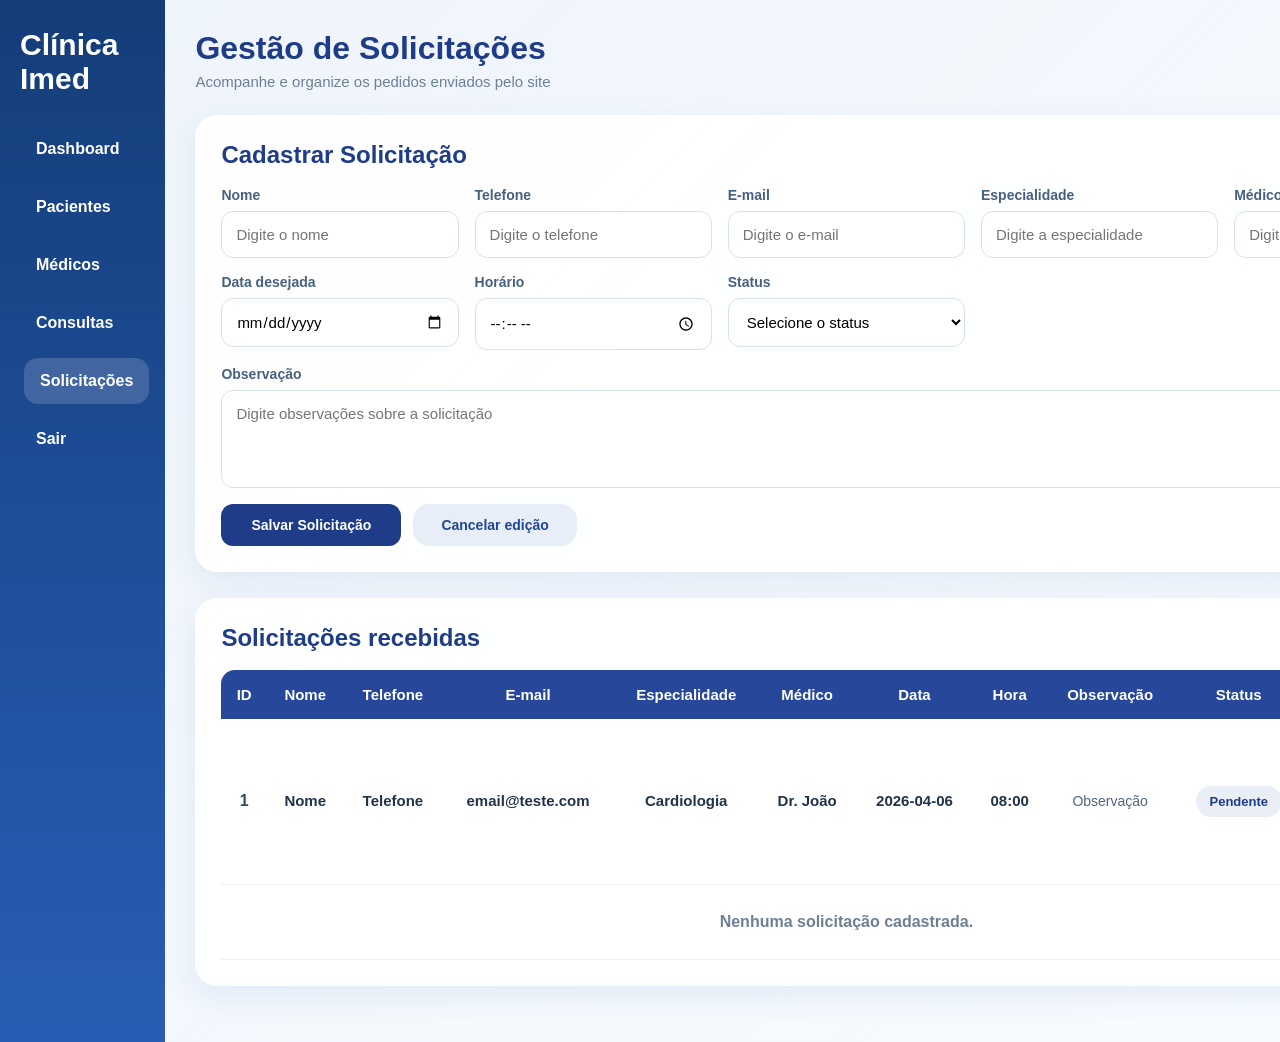
<file: src/main/resources/templates/solicitacoes.html>
<!DOCTYPE html>
<html lang="pt-br" xmlns:th="http://www.thymeleaf.org">
<head>
    <meta charset="UTF-8">
    <title>Solicitações - Clínica Imed</title>
    <meta name="viewport" content="width=device-width, initial-scale=1.0">
    <link rel="stylesheet" th:href="@{/css/style.css}">

    <style>
        * { box-sizing: border-box; }

        body {
            margin: 0;
            font-family: Arial, sans-serif;
            background: linear-gradient(135deg, #eef4fb, #f7fbff);
            color: #1e2a38;
        }

        .layout {
            display: flex;
            min-height: 100vh;
        }

        .menu-lateral {
            width: 260px;
            background: linear-gradient(180deg, #143d79, #295db5);
            color: white;
            padding: 28px 20px;
        }

        .menu-lateral h2 {
            margin: 0 0 30px;
            font-size: 30px;
            font-weight: 800;
        }

        .menu-lateral a {
            display: block;
            color: white;
            text-decoration: none;
            padding: 14px 16px;
            border-radius: 14px;
            margin-bottom: 12px;
            font-weight: 600;
            transition: 0.25s ease;
        }

        .menu-lateral a:hover,
        .menu-lateral a.ativo {
            background: rgba(255, 255, 255, 0.16);
            transform: translateX(4px);
        }

        .conteudo {
            flex: 1;
            padding: 30px;
        }

        .topo h1 {
            margin: 0;
            font-size: 32px;
            color: #1f3c88;
        }

        .subtitulo {
            margin: 6px 0 25px;
            color: #6d7f95;
            font-size: 15px;
        }

        .card {
            background: rgba(255, 255, 255, 0.95);
            border-radius: 22px;
            box-shadow: 0 10px 30px rgba(31, 60, 136, 0.08);
            padding: 26px;
            margin-bottom: 26px;
        }

        .card h2 {
            margin: 0 0 18px;
            color: #1f3c88;
            font-size: 24px;
        }

        .form-solicitacao {
            display: grid;
            grid-template-columns: repeat(auto-fit, minmax(230px, 1fr));
            gap: 16px;
        }

        .campo {
            display: flex;
            flex-direction: column;
            gap: 8px;
        }

        .campo label {
            font-size: 14px;
            font-weight: 700;
            color: #46607f;
        }

        .form-solicitacao input,
        .form-solicitacao select,
        .form-solicitacao textarea {
            width: 100%;
            padding: 14px;
            border: 1px solid #d8e2ef;
            border-radius: 12px;
            font-size: 15px;
            outline: none;
            background: #fff;
            font-family: inherit;
        }

        .form-solicitacao input:focus,
        .form-solicitacao select:focus,
        .form-solicitacao textarea:focus {
            border-color: #1f3c88;
            box-shadow: 0 0 0 4px rgba(31, 60, 136, 0.10);
        }

        .campo-textarea {
            grid-column: 1 / -1;
        }

        .acoes-form {
            grid-column: 1 / -1;
            display: flex;
            gap: 12px;
            flex-wrap: wrap;
        }

        .btn {
            border: none;
            border-radius: 12px;
            padding: 13px 18px;
            font-size: 14px;
            font-weight: 700;
            cursor: pointer;
            text-decoration: none;
        }

        .btn-salvar {
            background: #1f3c88;
            color: white;
            min-width: 180px;
        }

        .btn-salvar:hover {
            background: #17306d;
        }

        .tabela-wrap {
            overflow-x: auto;
        }

        table {
            width: 100%;
            border-collapse: separate;
            border-spacing: 0;
            min-width: 1250px;
        }

        thead th {
            background: #27479b;
            color: white;
            text-align: center;
            padding: 16px 12px;
            font-size: 15px;
            font-weight: 700;
        }

        thead th:first-child {
            border-top-left-radius: 14px;
        }

        thead th:last-child {
            border-top-right-radius: 14px;
        }

        tbody td {
            padding: 20px 12px;
            border-bottom: 1px solid #edf2f7;
            background: white;
            text-align: center;
            vertical-align: middle;
        }

        .valor {
            font-size: 15px;
            font-weight: 700;
            color: #223248;
            line-height: 1.35;
            word-break: break-word;
        }

        .texto-observacao {
            font-size: 14px;
            color: #51657f;
            line-height: 1.45;
            max-width: 240px;
            margin: 0 auto;
        }

        .status {
            display: inline-block;
            padding: 8px 14px;
            border-radius: 999px;
            font-size: 13px;
            font-weight: 700;
            background: #e9eef7;
            color: #1f3c88;
        }

        .acoes-tabela {
            display: flex;
            flex-direction: column;
            align-items: center;
            gap: 10px;
        }

        .btn-editar,
        .btn-excluir,
        .btn-confirmar-solicitacao {
            width: 120px;
            color: white;
            padding: 10px 14px;
            border-radius: 10px;
            text-decoration: none;
            font-size: 13px;
            font-weight: 700;
            transition: 0.25s ease;
            display: inline-flex;
            align-items: center;
            justify-content: center;
        }

        .btn-editar {
            background: #e7a640;
        }

        .btn-excluir {
            background: #df5753;
        }

        .btn-confirmar-solicitacao {
            background: #25D366;
            box-shadow: 0 10px 22px rgba(37, 211, 102, 0.28);
        }

        .btn-editar:hover,
        .btn-excluir:hover,
        .btn-confirmar-solicitacao:hover {
            transform: translateY(-2px) scale(1.03);
        }

        .col-id {
            font-weight: 700;
            color: #34495e;
        }

        .sem-solicitacoes {
            text-align: center;
            padding: 28px !important;
            color: #6e7f95;
            font-weight: 600;
        }

        /* MODAL CENTRALIZADO */
        .modal-overlay {
            position: fixed;
            inset: 0;
            background: rgba(8, 18, 35, 0.55);
            backdrop-filter: blur(8px);
            display: flex;
            align-items: center;
            justify-content: center;
            z-index: 9999;
            opacity: 0;
            visibility: hidden;
            transition: 0.3s ease;
        }

        .modal-overlay.ativo {
            opacity: 1;
            visibility: visible;
        }

        .modal-card {
            width: 430px;
            max-width: 90%;
            background: #ffffff;
            border-radius: 28px;
            padding: 34px;
            text-align: center;
            box-shadow: 0 30px 80px rgba(0, 0, 0, 0.28);
            transform: scale(0.82) translateY(35px);
            transition: 0.35s ease;
        }

        .modal-overlay.ativo .modal-card {
            transform: scale(1) translateY(0);
        }

        .modal-card h2 {
            color: #1f4690;
            font-size: 28px;
            margin-bottom: 12px;
        }

        .modal-card p {
            color: #51627a;
            font-size: 16px;
            margin-bottom: 28px;
        }

        .modal-botoes {
            display: flex;
            justify-content: center;
            gap: 14px;
        }

        .btn-cancelar,
        .btn-modal-excluir {
            border: none;
            padding: 13px 28px;
            border-radius: 16px;
            font-weight: 800;
            cursor: pointer;
            text-decoration: none;
            transition: all 0.25s ease;
        }

        .btn-cancelar {
            background: #e8eef8;
            color: #1f4690;
        }

        .btn-cancelar:hover {
            background: #d9e5f7;
            transform: translateY(-3px) scale(1.04);
        }

        .btn-modal-excluir {
            background: linear-gradient(135deg, #ff4d5f, #c82333);
            color: white;
            box-shadow: 0 12px 28px rgba(220, 53, 69, 0.35);
            position: relative;
            overflow: hidden;
        }

        .btn-modal-excluir:hover {
            transform: translateY(-3px) scale(1.06);
            box-shadow: 0 18px 38px rgba(220, 53, 69, 0.45);
        }

        .btn-modal-excluir:active,
        .btn-cancelar:active {
            transform: scale(0.96);
        }

        .btn-modal-excluir::after {
            content: "";
            position: absolute;
            top: 0;
            left: -75%;
            width: 50%;
            height: 100%;
            background: rgba(255,255,255,0.35);
            transform: skewX(-25deg);
        }

        .btn-modal-excluir:hover::after {
            animation: brilho 0.6s ease;
        }

        @keyframes brilho {
            from { left: -75%; }
            to { left: 130%; }
        }

        @media (max-width: 900px) {
            .layout {
                flex-direction: column;
            }

            .menu-lateral {
                width: 100%;
            }

            .conteudo {
                padding: 18px;
            }

            .topo h1 {
                font-size: 26px;
            }

            .card {
                padding: 18px;
            }
        }
    </style>
</head>

<body>

<div class="layout">
    <aside class="menu-lateral">
        <h2>Clínica Imed</h2>

        <a th:href="@{/dashboard-recepcao}">Dashboard</a>
        <a th:href="@{/pacientes}">Pacientes</a>
        <a th:href="@{/medicos}">Médicos</a>
        <a th:href="@{/consultas}">Consultas</a>
        <a th:href="@{/solicitacoes}" class="ativo">Solicitações</a>
        <a th:href="@{/login}">Sair</a>
    </aside>

    <main class="conteudo">
        <div class="topo">
            <h1>Gestão de Solicitações</h1>
            <p class="subtitulo">Acompanhe e organize os pedidos enviados pelo site</p>
        </div>

        <section class="card">
            <h2 th:text="${editando} ? 'Editar Solicitação' : 'Cadastrar Solicitação'">Cadastrar Solicitação</h2>

            <form th:action="@{/solicitacoes/salvar}" th:object="${solicitacao}" method="post" class="form-solicitacao">
                <input type="hidden" th:field="*{id}">

                <div class="campo">
                    <label for="nome">Nome</label>
                    <input id="nome" type="text" th:field="*{nome}" placeholder="Digite o nome" required>
                </div>

                <div class="campo">
                    <label for="telefone">Telefone</label>
                    <input id="telefone" type="text" th:field="*{telefone}" placeholder="Digite o telefone" required>
                </div>

                <div class="campo">
                    <label for="email">E-mail</label>
                    <input id="email" type="email" th:field="*{email}" placeholder="Digite o e-mail" required>
                </div>

                <div class="campo">
                    <label for="especialidade">Especialidade</label>
                    <input id="especialidade" type="text" th:field="*{especialidade}" placeholder="Digite a especialidade" required>
                </div>

                <div class="campo">
                    <label for="medico">Médico</label>
                    <input id="medico" type="text" th:field="*{medico}" placeholder="Digite o médico desejado">
                </div>

                <div class="campo">
                    <label for="dataConsulta">Data desejada</label>
                    <input id="dataConsulta" type="date" th:field="*{dataConsulta}">
                </div>

                <div class="campo">
                    <label for="hora">Horário</label>
                    <input id="hora" type="time" th:field="*{hora}" required>
                </div>

                <div class="campo">
                    <label for="status">Status</label>
                    <select id="status" th:field="*{status}">
                        <option value="">Selecione o status</option>
                        <option value="Pendente">Pendente</option>
                        <option value="Em análise">Em análise</option>
                        <option value="Agendada">Agendada</option>
                        <option value="Cancelada">Cancelada</option>
                    </select>
                </div>

                <div class="campo campo-textarea">
                    <label for="observacao">Observação</label>
                    <textarea id="observacao" th:field="*{observacao}" rows="4" placeholder="Digite observações sobre a solicitação"></textarea>
                </div>

                <div class="acoes-form">
                    <button type="submit"
                            class="btn btn-salvar"
                            th:text="${editando} ? 'Atualizar Solicitação' : 'Salvar Solicitação'">
                        Salvar Solicitação
                    </button>

                    <a th:if="${editando}" th:href="@{/solicitacoes}" class="btn btn-cancelar">Cancelar edição</a>
                </div>
            </form>
        </section>

        <section class="card">
            <h2>Solicitações recebidas</h2>

            <div class="tabela-wrap">
                <table>
                    <thead>
                    <tr>
                        <th>ID</th>
                        <th>Nome</th>
                        <th>Telefone</th>
                        <th>E-mail</th>
                        <th>Especialidade</th>
                        <th>Médico</th>
                        <th>Data</th>
                        <th>Hora</th>
                        <th>Observação</th>
                        <th>Status</th>
                        <th>Ações</th>
                    </tr>
                    </thead>

                    <tbody>
                    <tr th:each="s : ${solicitacoes}">
                        <td class="col-id" th:text="${s.id}">1</td>
                        <td><span class="valor" th:text="${s.nome}">Nome</span></td>
                        <td><span class="valor" th:text="${s.telefone}">Telefone</span></td>
                        <td><span class="valor" th:text="${s.email}">email@teste.com</span></td>
                        <td><span class="valor" th:text="${s.especialidade}">Cardiologia</span></td>
                        <td><span class="valor" th:text="${s.medico}">Dr. João</span></td>
                        <td><span class="valor" th:text="${s.dataConsulta}">2026-04-06</span></td>
                        <td><span class="valor" th:text="${s.hora}">08:00</span></td>
                        <td><p class="texto-observacao" th:text="${s.observacao}">Observação</p></td>
                        <td><span class="status" th:text="${s.status}">Pendente</span></td>

                        <td>
                            <div class="acoes-tabela">
                                <a th:href="@{/solicitacoes/editar/{id}(id=${s.id})}" class="btn-editar">
                                    Editar
                                </a>

                                <a href="#"
                                   class="btn-excluir"
                                   th:attr="data-url=@{/solicitacoes/excluir/{id}(id=${s.id})}"
                                   onclick="abrirModalExcluir(this); return false;">
                                    Excluir
                                </a>

                                <a th:href="@{'/solicitacao/confirmar/' + ${s.id}}"
                                   class="btn-confirmar-solicitacao">
                                    Confirmar
                                </a>
                            </div>
                        </td>
                    </tr>

                    <tr th:if="${#lists.isEmpty(solicitacoes)}">
                        <td colspan="11" class="sem-solicitacoes">Nenhuma solicitação cadastrada.</td>
                    </tr>
                    </tbody>
                </table>
            </div>
        </section>
    </main>
</div>

<div id="modalExcluir" class="modal-overlay">
    <div class="modal-card">
        <h2>Excluir solicitação?</h2>
        <p>Deseja excluir essa solicitação?</p>

        <div class="modal-botoes">
            <button type="button" onclick="fecharModalExcluir()" class="btn-cancelar">Cancelar</button>
            <a id="btnConfirmarExcluir" href="#" class="btn-modal-excluir">Excluir</a>
        </div>
    </div>
</div>

<script>
    function abrirModalExcluir(elemento) {
        const url = elemento.getAttribute("data-url");
        document.getElementById("btnConfirmarExcluir").setAttribute("href", url);
        document.getElementById("modalExcluir").classList.add("ativo");
    }

    function fecharModalExcluir() {
        document.getElementById("modalExcluir").classList.remove("ativo");
    }

    document.getElementById("modalExcluir").addEventListener("click", function (event) {
        if (event.target === this) {
            fecharModalExcluir();
        }
    });
</script>

</body>
</html>
</file>
